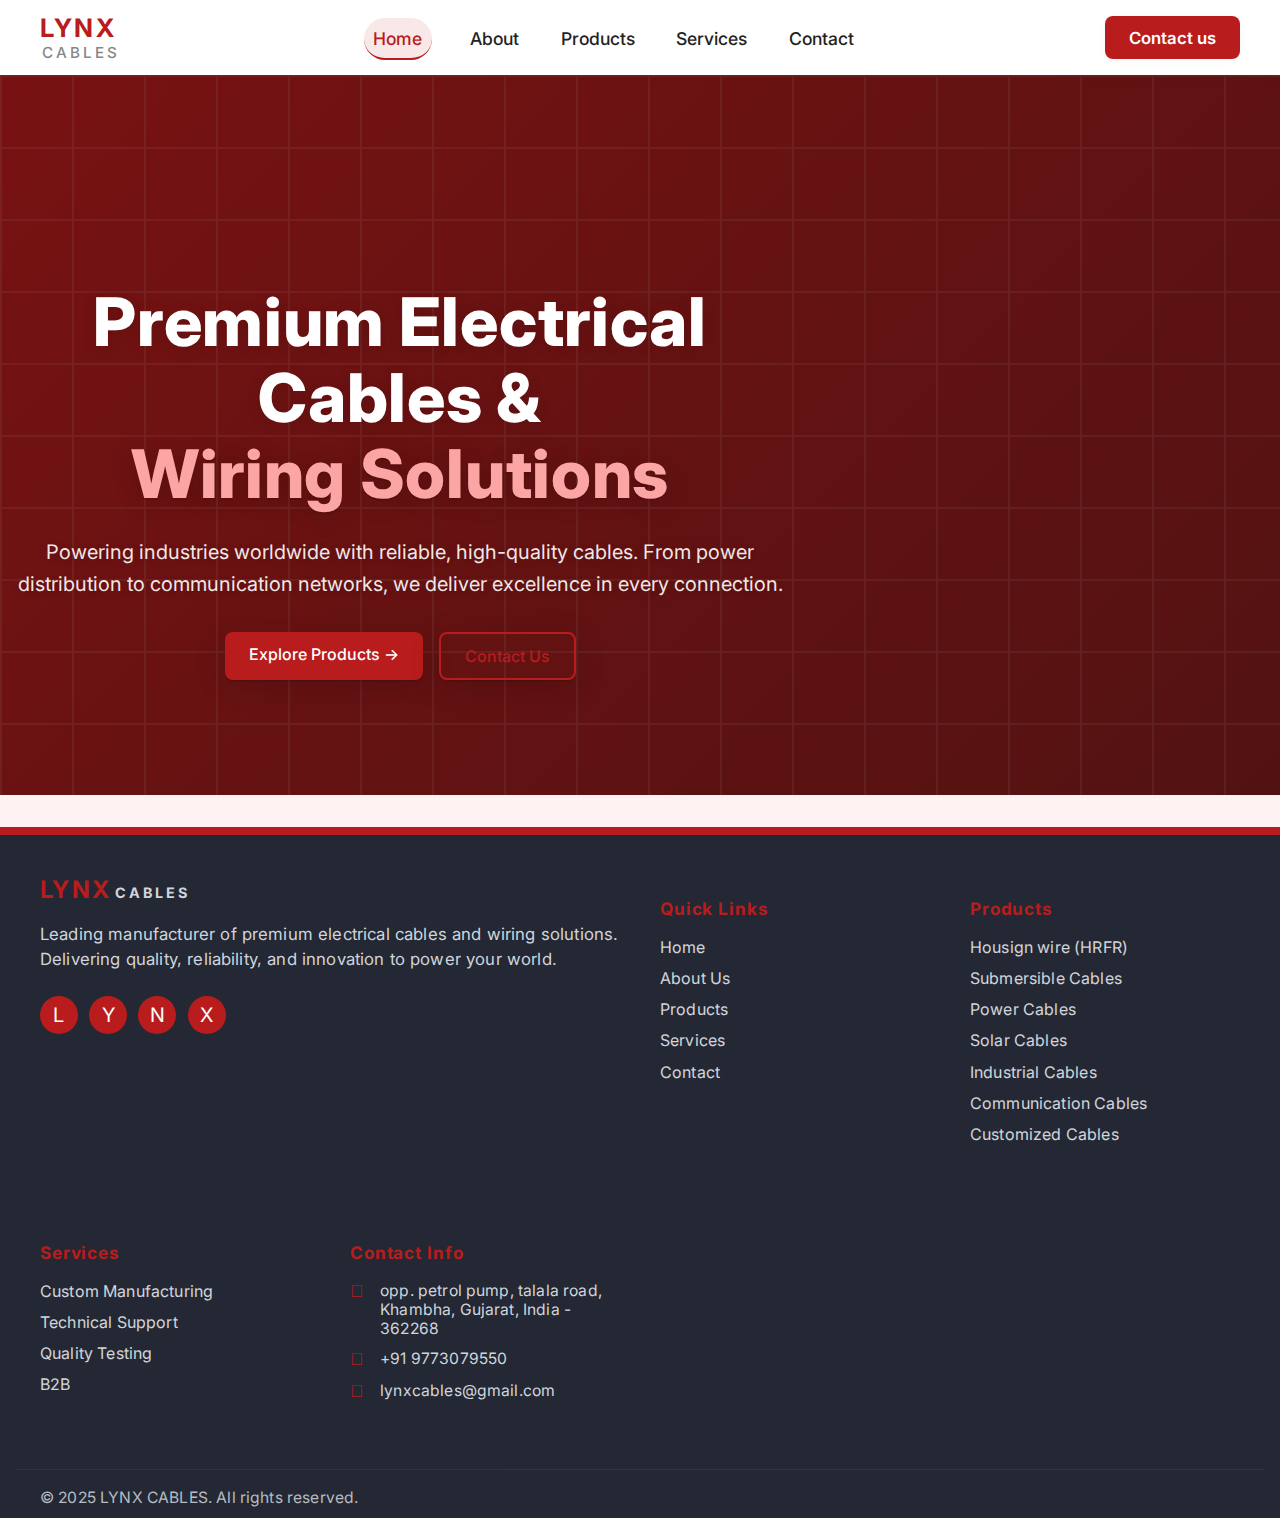
<file: index.html>
<!DOCTYPE html>
<html lang="en">
<head>
  <meta charset="UTF-8">
  <meta name="viewport" content="width=device-width, initial-scale=1.0, maximum-scale=5.0, user-scalable=yes">
  <title>LYNX CABLES - Premium Electrical Cables & Wiring Solutions</title>
  <link href="https://fonts.googleapis.com/css2?family=Inter:wght@400;500;700&display=swap" rel="stylesheet">
  <link rel="stylesheet" href="styles.css">
</head>
<body>
  <nav class="navbar">
    <div class="navbar-logo-group">
      <div class="navbar-logo-text">
        <span class="brand-name">LYNX</span>
        <span class="brand-sub">CABLES</span>
      </div>
    </div>
    <ul class="navbar-links">
      <li><a href="index.html" class="active">Home</a></li>
      <li><a href="about.html">About</a></li>
      <li><a href="products.html">Products</a></li>
      <li><a href="services.html">Services</a></li>
      <li><a href="contact.html">Contact</a></li>
    </ul>
    <a href="#" class="navbar-quote-btn">Contact us</a>
    <div class="navbar-toggle" id="navbar-toggle">
      <span></span>
      <span></span>
      <span></span>
    </div>
  </nav>

  <div class="hero">
    <div class="hero-background">
      <div class="hero-overlay"></div>
    </div>
    <div class="container">
      <div class="hero-content">
        <h1 class="hero-title">
          Premium Electrical Cables &<br />
          <span class="highlight">Wiring Solutions</span>
        </h1>
        <p class="hero-subtitle">
          Powering industries worldwide with reliable, high-quality cables. From power distribution to communication networks, we deliver excellence in every connection.
        </p>
        <div class="hero-buttons">
          <a href="products.html" class="btn btn-primary">Explore Products &rarr;</a>
          <a href="#" class="btn btn-outline">Contact Us</a>
        </div>
      </div>
    </div>
  </div>


  
  <footer class="footer">
    <div class="footer-accent"></div>
    <div class="footer-main">
      <div class="footer-col brand-col">
        <div class="footer-brand">
          <span class="footer-brand-main">LYNX<span class="footer-brand-sub">CABLES</span></span>
        </div>
        <p class="footer-desc">Leading manufacturer of premium electrical cables and wiring solutions. Delivering quality, reliability, and innovation to power your world.</p>
        <div class="footer-socials">
          <a href="#" class="footer-social"><span class="fa">L</span></a>
          <a href="#" class="footer-social"><span class="fa">Y</span></a>
          <a href="#" class="footer-social"><span class="fa">N</span></a>
          <a href="#" class="footer-social"><span class="fa">X</span></a>
        </div>
      </div>
      <div class="footer-col">
        <h4>Quick Links</h4>
        <ul>
          <li><a href="index.html">Home</a></li>
          <li><a href="about.html">About Us</a></li>
          <li><a href="products.html">Products</a></li>
          <li><a href="services.html">Services</a></li>
          <li><a href="contact.html">Contact</a></li>
        </ul>
      </div>
      <div class="footer-col">
        <h4>Products</h4>
        <ul>
          <li><a href="#">Housign wire (HRFR)</a></li>
         
          <li><a href="products.html">Submersible Cables</a></li>
          <li><a href="products.html">Power Cables</a></li>
          <li><a href="products.html">Solar Cables</a></li>
          <li><a href="products.html">Industrial Cables</a></li>
          <li><a href="products.html">Communication Cables</a></li>
          <li><a href="products.html">Customized Cables</a></li>
         
      </div>
      <div class="footer-col">
        <h4>Services</h4>
        <ul>
          <li><a href="#">Custom Manufacturing</a></li>
          <li><a href="#">Technical Support</a></li>
          <li><a href="#">Quality Testing</a></li>
          <li><a href="#">B2B</a></li>
        </ul>
      </div>
      <div class="footer-col contact-col">
        <h4>Contact Info</h4>
        <ul class="footer-contact">
          <li><span class="fa">&#xf041;</span> opp. petrol pump, talala road, Khambha, Gujarat, India - 362268</li>
          <li><span class="fa">&#xf095;</span> +91 9773079550</li>
          <li><span class="fa">&#xf0e0;</span> lynxcables@gmail.com</li>
        </ul>
      </div>
    </div>
    <div class="footer-bottom">
      <span>&copy; 2025 LYNX CABLES. All rights reserved.</span>
    </div>
  </footer>

  <script>
    // Hamburger menu toggle
    const toggle = document.getElementById('navbar-toggle');
    const links = document.querySelector('.navbar-links');
    toggle.onclick = () => {
      links.classList.toggle('active');
      toggle.classList.toggle('active');
    };
  </script>
</body>
</html>
</file>
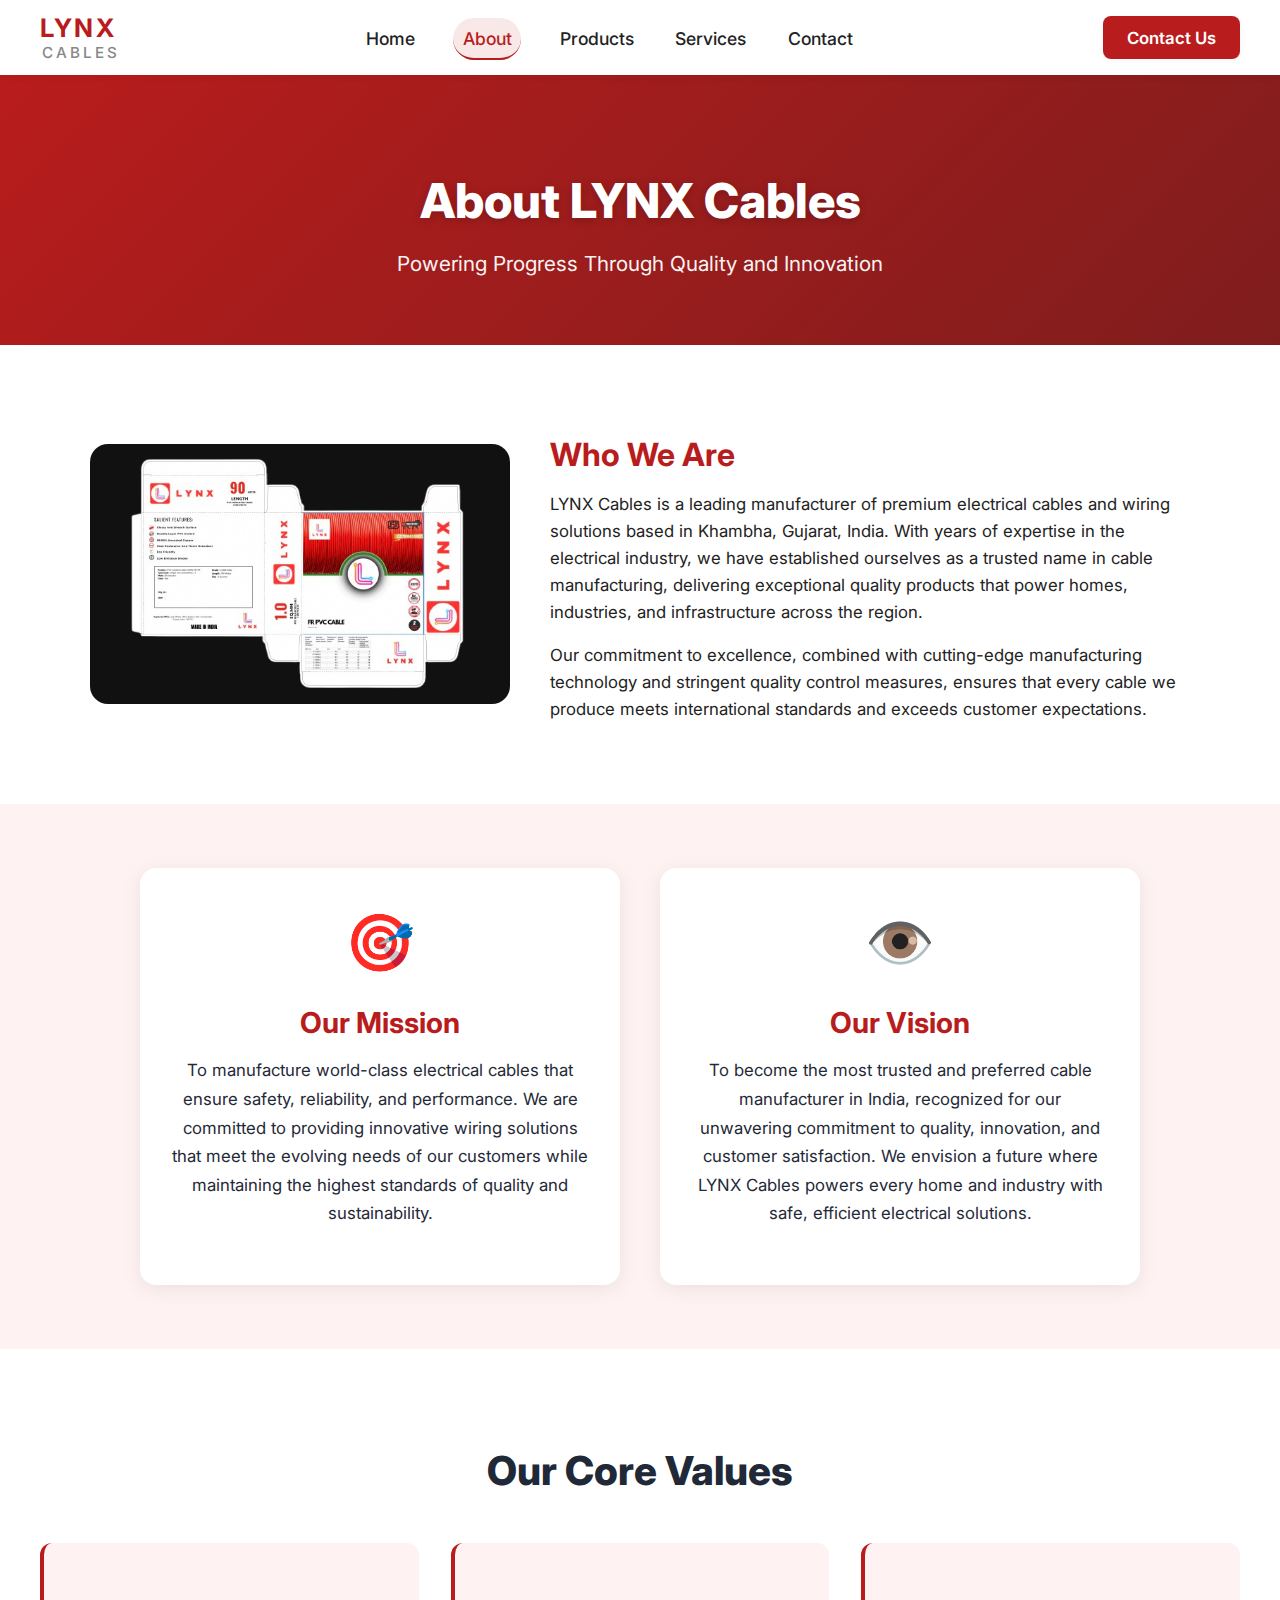
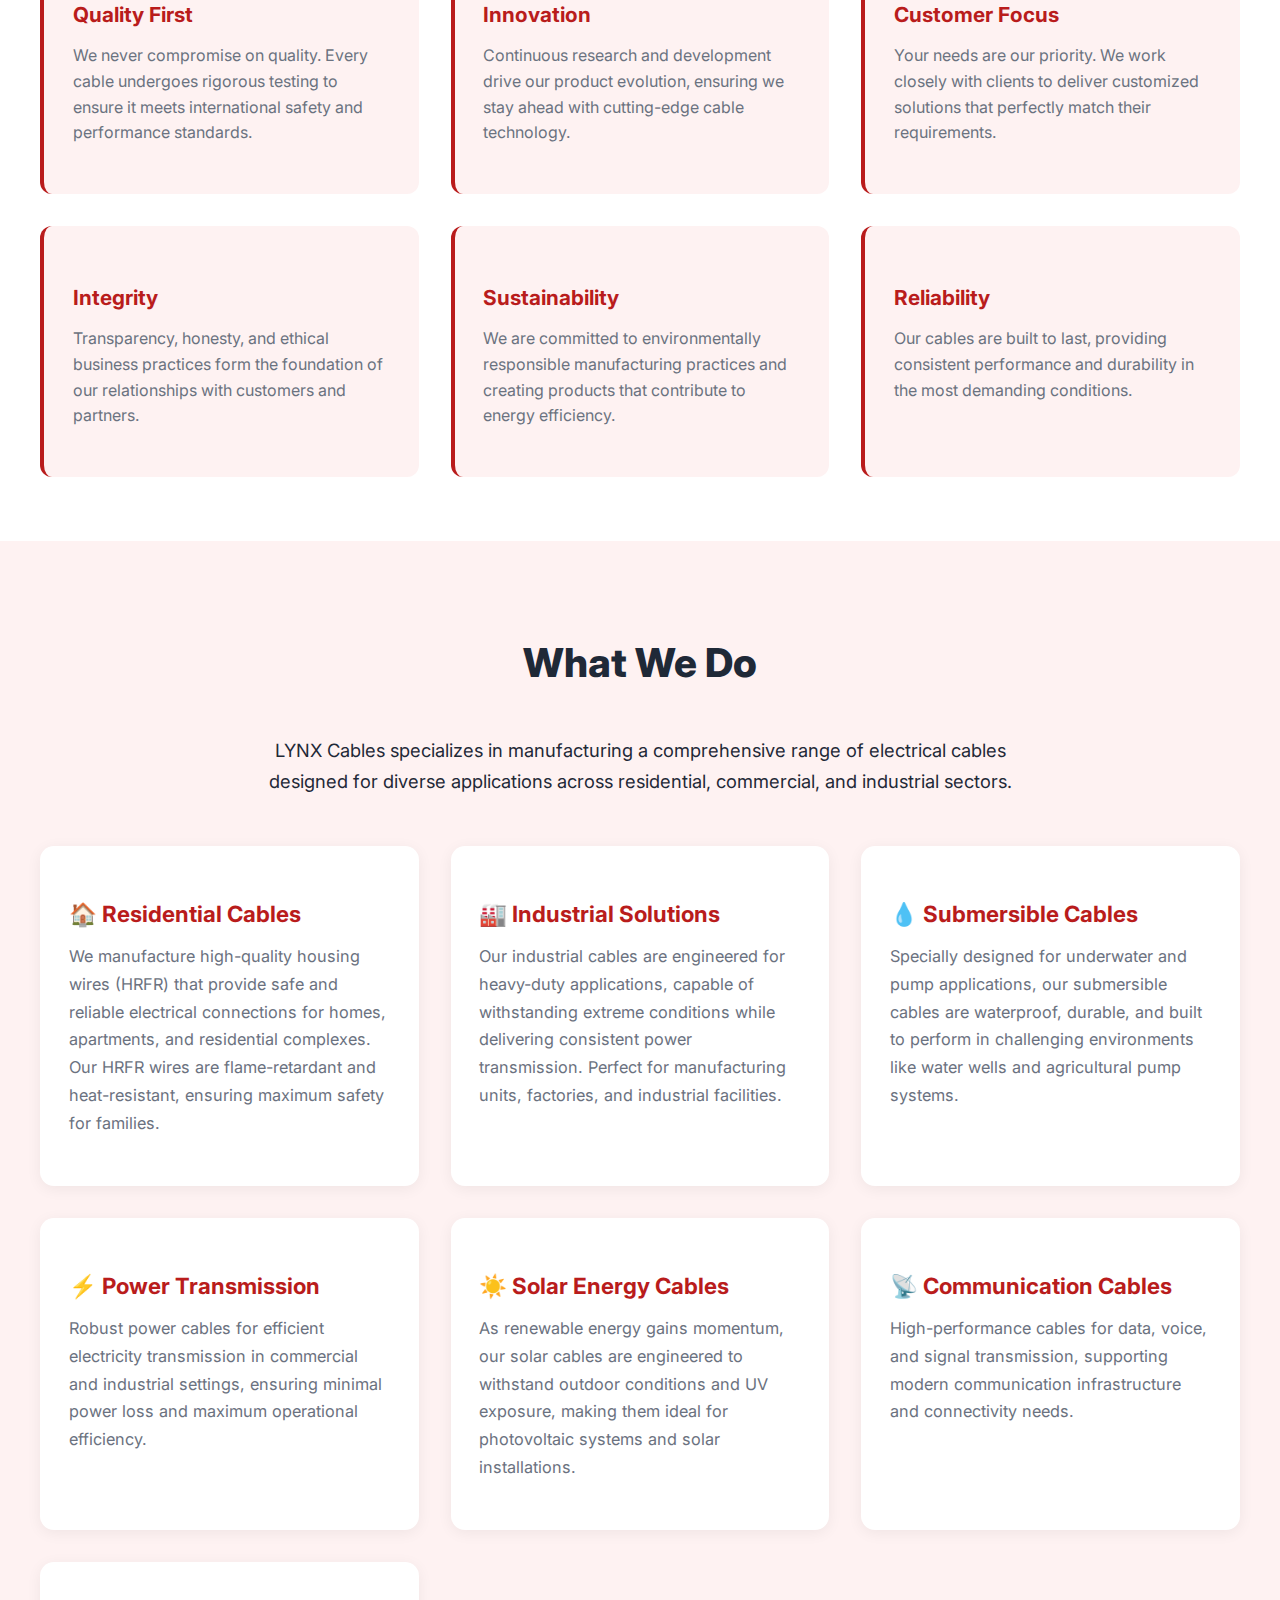
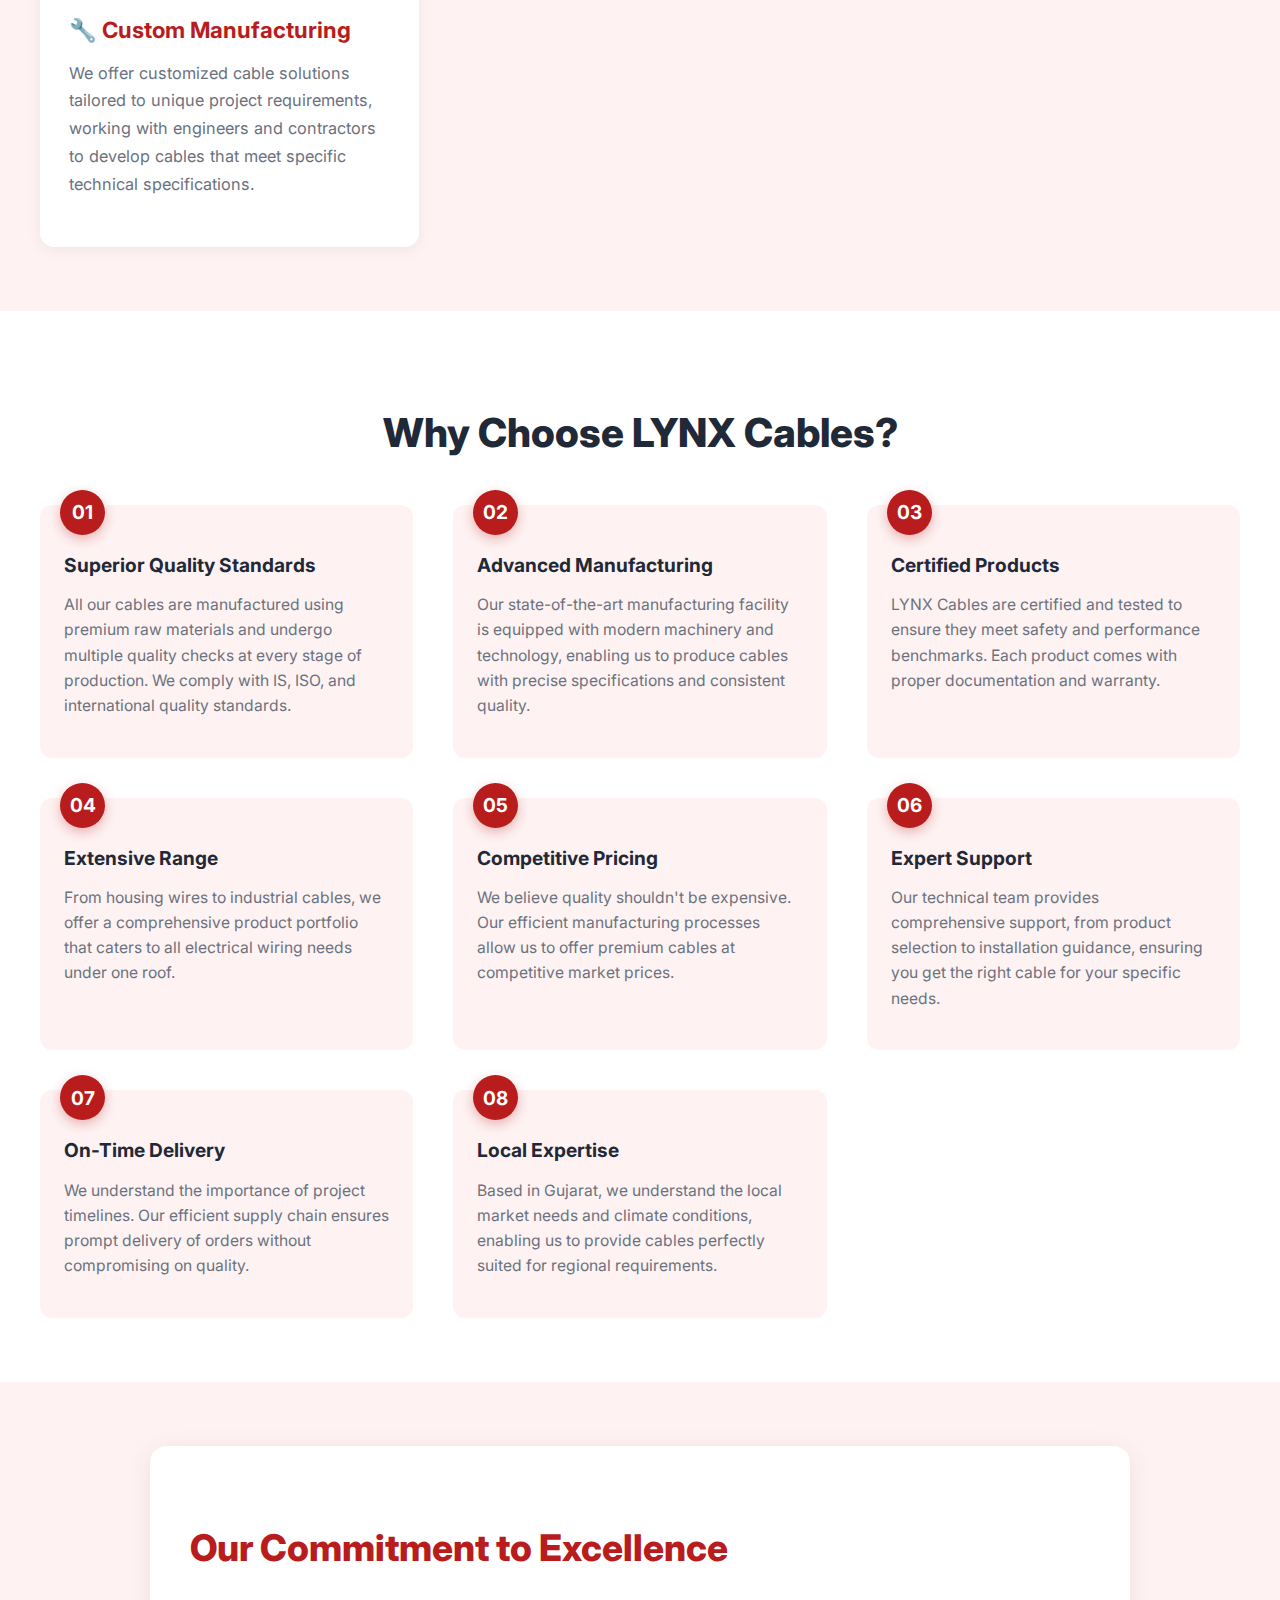
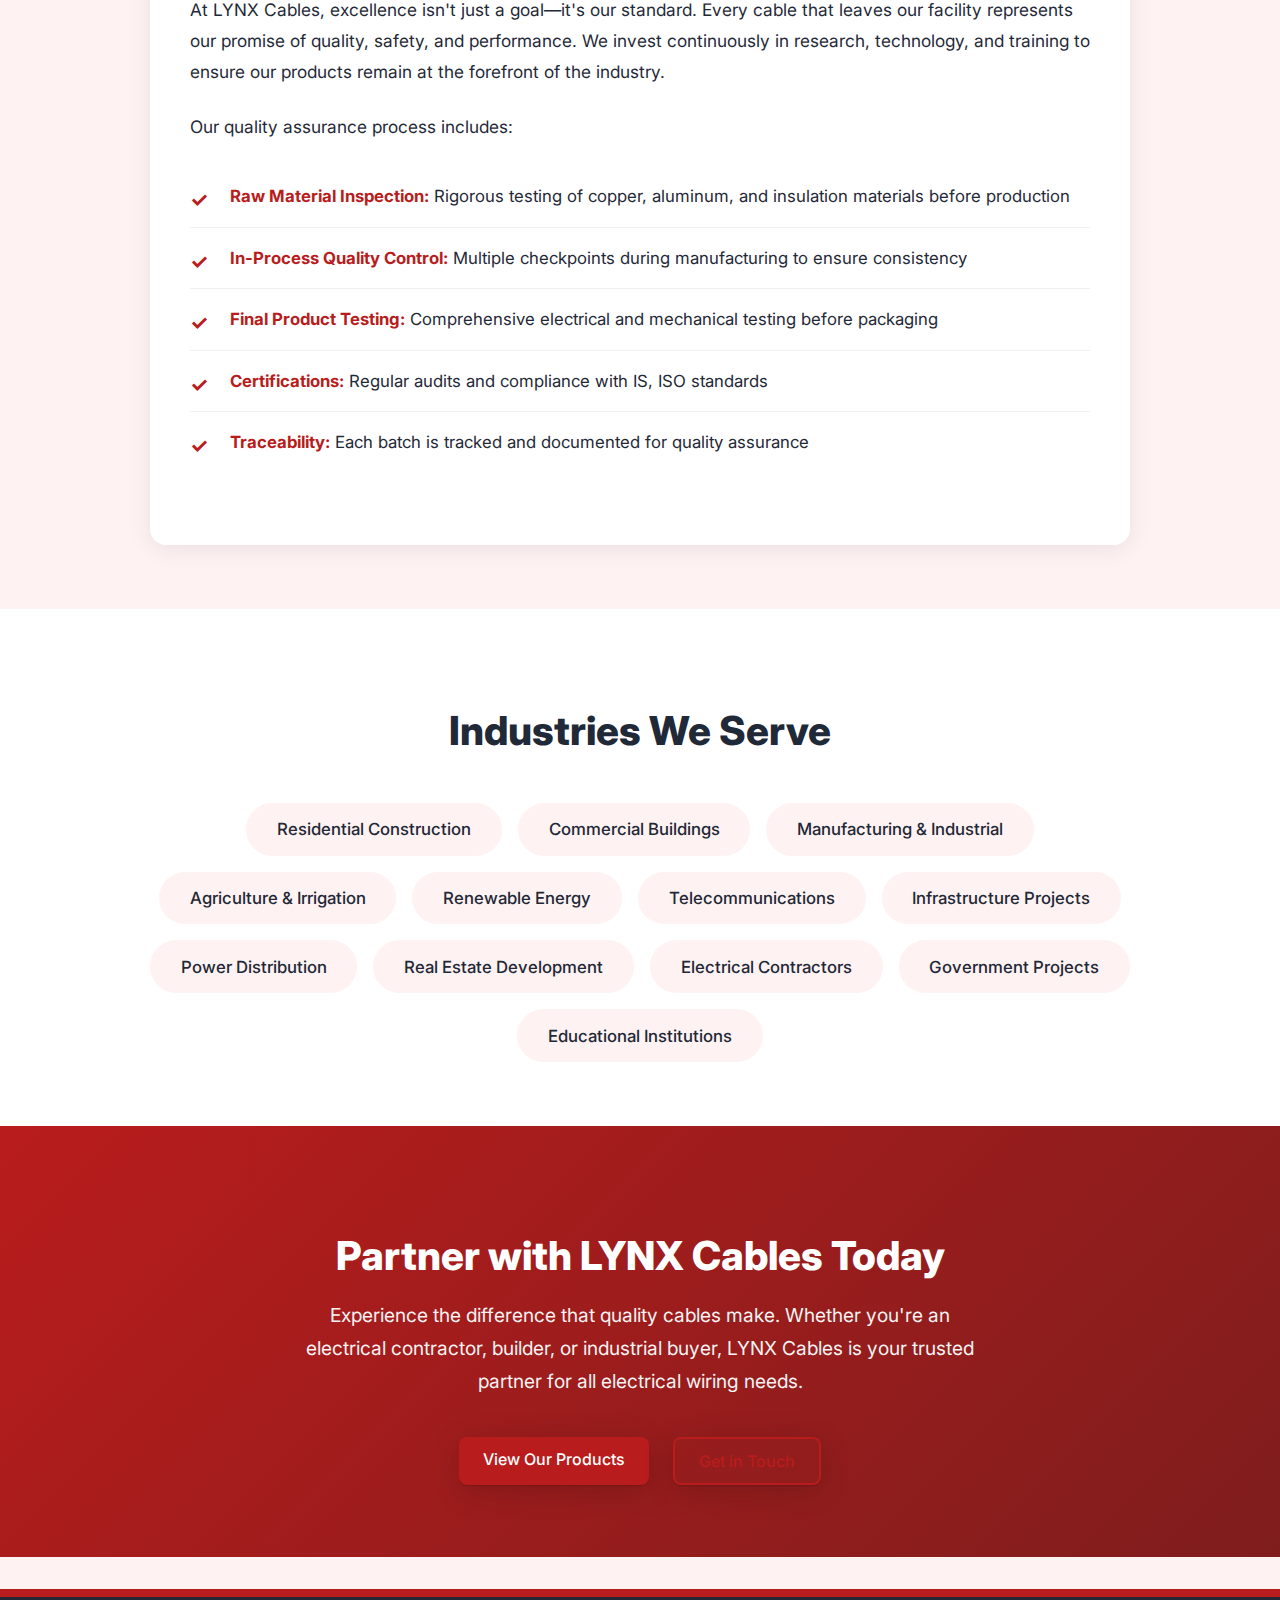
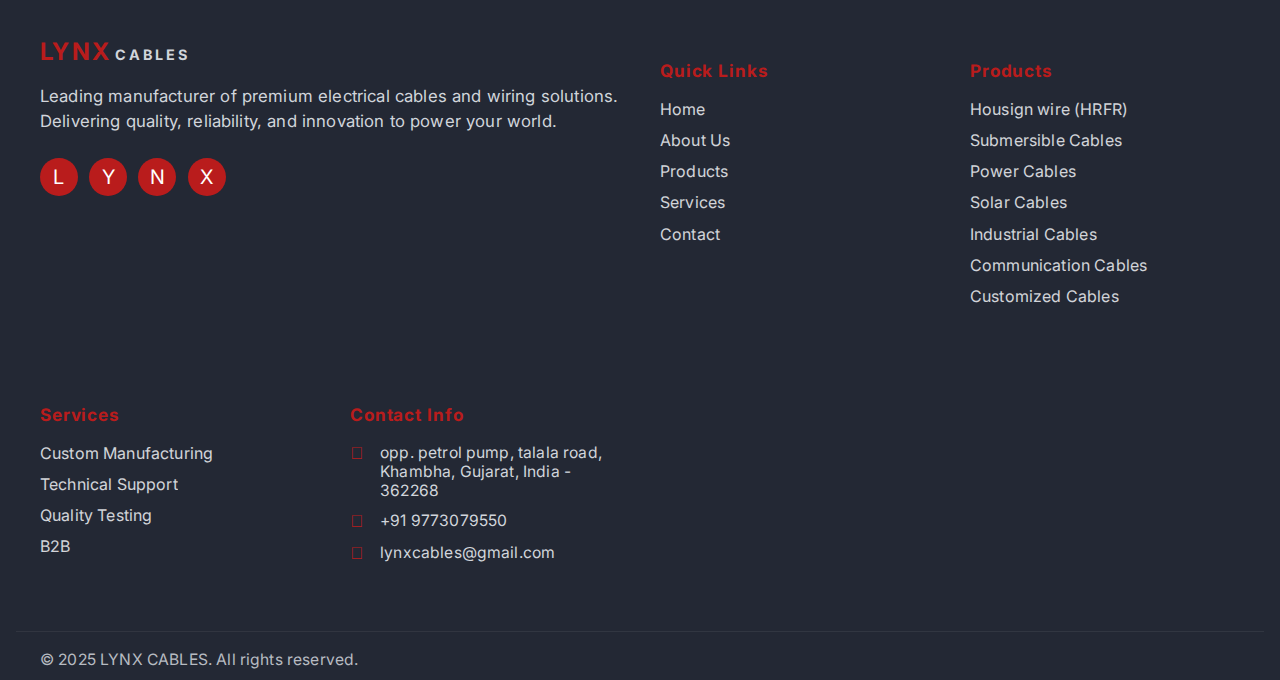
<file: about.html>
<!DOCTYPE html>
<html lang="en">
<head>
  <meta charset="UTF-8">
  <meta name="viewport" content="width=device-width, initial-scale=1.0, maximum-scale=5.0, user-scalable=yes">
  <title>About | LYNX</title>
  <link href="https://fonts.googleapis.com/css2?family=Inter:wght@400;500;700&display=swap" rel="stylesheet">
  <link rel="stylesheet" href="styles.css">
</head>
<body>
  <nav class="navbar">
    <div class="navbar-logo-group">
      <div class="navbar-logo-text">
        <span class="brand-name">LYNX</span>
        <span class="brand-sub">CABLES</span>
      </div>
    </div>
    <ul class="navbar-links">
      <li><a href="index.html">Home</a></li>
      <li><a href="about.html" class="active">About</a></li>
      <li><a href="products.html">Products</a></li>
      <li><a href="services.html">Services</a></li>
      <li><a href="contact.html">Contact</a></li>
    </ul>
    <a href="contact.html" class="navbar-quote-btn">Contact Us</a>
    <div class="navbar-toggle" id="navbar-toggle">
      <span></span>
      <span></span>
      <span></span>
    </div>
  </nav>

  <!-- Hero Section for About -->
  <section class="about-hero">
    <div class="container">
      <h1 class="about-hero-title">About LYNX Cables</h1>
      <p class="about-hero-subtitle">Powering Progress Through Quality and Innovation</p>
    </div>
  </section>

  <!-- Main About Section -->
  <section id="about" class="about">
    <div class="container">
      <div class="about-image black-placeholder">
        <img src="Photos/lynxbox-rm.png" alt="About LYNX Cables">
      </div>
      <div class="about-text">
        <h2>Who We Are</h2>
        <p>LYNX Cables is a leading manufacturer of premium electrical cables and wiring solutions based in Khambha, Gujarat, India. With years of expertise in the electrical industry, we have established ourselves as a trusted name in cable manufacturing, delivering exceptional quality products that power homes, industries, and infrastructure across the region.</p>
        <p>Our commitment to excellence, combined with cutting-edge manufacturing technology and stringent quality control measures, ensures that every cable we produce meets international standards and exceeds customer expectations.</p>
      </div>
    </div>
  </section>

  <!-- Our Mission & Vision -->
  <section class="mission-vision">
    <div class="container">
      <div class="mission-vision-grid">
        <div class="mission-card">
          <div class="mission-icon">🎯</div>
          <h3>Our Mission</h3>
          <p>To manufacture world-class electrical cables that ensure safety, reliability, and performance. We are committed to providing innovative wiring solutions that meet the evolving needs of our customers while maintaining the highest standards of quality and sustainability.</p>
        </div>
        <div class="mission-card">
          <div class="mission-icon">👁️</div>
          <h3>Our Vision</h3>
          <p>To become the most trusted and preferred cable manufacturer in India, recognized for our unwavering commitment to quality, innovation, and customer satisfaction. We envision a future where LYNX Cables powers every home and industry with safe, efficient electrical solutions.</p>
        </div>
      </div>
    </div>
  </section>

  <!-- Our Values -->
  <section class="values-section">
    <div class="container">
      <h2 class="section-title-center">Our Core Values</h2>
      <div class="values-grid">
        <div class="value-card">
          <h4>Quality First</h4>
          <p>We never compromise on quality. Every cable undergoes rigorous testing to ensure it meets international safety and performance standards.</p>
        </div>
        <div class="value-card">
          <h4>Innovation</h4>
          <p>Continuous research and development drive our product evolution, ensuring we stay ahead with cutting-edge cable technology.</p>
        </div>
        <div class="value-card">
          <h4>Customer Focus</h4>
          <p>Your needs are our priority. We work closely with clients to deliver customized solutions that perfectly match their requirements.</p>
        </div>
        <div class="value-card">
          <h4>Integrity</h4>
          <p>Transparency, honesty, and ethical business practices form the foundation of our relationships with customers and partners.</p>
        </div>
        <div class="value-card">
          <h4>Sustainability</h4>
          <p>We are committed to environmentally responsible manufacturing practices and creating products that contribute to energy efficiency.</p>
        </div>
        <div class="value-card">
          <h4>Reliability</h4>
          <p>Our cables are built to last, providing consistent performance and durability in the most demanding conditions.</p>
        </div>
      </div>
    </div>
  </section>

  <!-- What We Do -->
  <section class="what-we-do">
    <div class="container">
      <h2 class="section-title-center">What We Do</h2>
      <p class="section-intro">LYNX Cables specializes in manufacturing a comprehensive range of electrical cables designed for diverse applications across residential, commercial, and industrial sectors.</p>
      
      <div class="offerings-grid">
        <div class="offering-item">
          <h3>🏠 Residential Cables</h3>
          <p>We manufacture high-quality housing wires (HRFR) that provide safe and reliable electrical connections for homes, apartments, and residential complexes. Our HRFR wires are flame-retardant and heat-resistant, ensuring maximum safety for families.</p>
        </div>
        <div class="offering-item">
          <h3>🏭 Industrial Solutions</h3>
          <p>Our industrial cables are engineered for heavy-duty applications, capable of withstanding extreme conditions while delivering consistent power transmission. Perfect for manufacturing units, factories, and industrial facilities.</p>
        </div>
        <div class="offering-item">
          <h3>💧 Submersible Cables</h3>
          <p>Specially designed for underwater and pump applications, our submersible cables are waterproof, durable, and built to perform in challenging environments like water wells and agricultural pump systems.</p>
        </div>
        <div class="offering-item">
          <h3>⚡ Power Transmission</h3>
          <p>Robust power cables for efficient electricity transmission in commercial and industrial settings, ensuring minimal power loss and maximum operational efficiency.</p>
        </div>
        <div class="offering-item">
          <h3>☀️ Solar Energy Cables</h3>
          <p>As renewable energy gains momentum, our solar cables are engineered to withstand outdoor conditions and UV exposure, making them ideal for photovoltaic systems and solar installations.</p>
        </div>
        <div class="offering-item">
          <h3>📡 Communication Cables</h3>
          <p>High-performance cables for data, voice, and signal transmission, supporting modern communication infrastructure and connectivity needs.</p>
        </div>
        <div class="offering-item">
          <h3>🔧 Custom Manufacturing</h3>
          <p>We offer customized cable solutions tailored to unique project requirements, working with engineers and contractors to develop cables that meet specific technical specifications.</p>
        </div>
      </div>
    </div>
  </section>

  <!-- Why Choose Us -->
  <section class="why-choose-us">
    <div class="container">
      <h2 class="section-title-center">Why Choose LYNX Cables?</h2>
      <div class="why-choose-grid">
        <div class="why-item">
          <div class="why-number">01</div>
          <h4>Superior Quality Standards</h4>
          <p>All our cables are manufactured using premium raw materials and undergo multiple quality checks at every stage of production. We comply with IS, ISO, and international quality standards.</p>
        </div>
        <div class="why-item">
          <div class="why-number">02</div>
          <h4>Advanced Manufacturing</h4>
          <p>Our state-of-the-art manufacturing facility is equipped with modern machinery and technology, enabling us to produce cables with precise specifications and consistent quality.</p>
        </div>
        <div class="why-item">
          <div class="why-number">03</div>
          <h4>Certified Products</h4>
          <p>LYNX Cables are certified and tested to ensure they meet safety and performance benchmarks. Each product comes with proper documentation and warranty.</p>
        </div>
        <div class="why-item">
          <div class="why-number">04</div>
          <h4>Extensive Range</h4>
          <p>From housing wires to industrial cables, we offer a comprehensive product portfolio that caters to all electrical wiring needs under one roof.</p>
        </div>
        <div class="why-item">
          <div class="why-number">05</div>
          <h4>Competitive Pricing</h4>
          <p>We believe quality shouldn't be expensive. Our efficient manufacturing processes allow us to offer premium cables at competitive market prices.</p>
        </div>
        <div class="why-item">
          <div class="why-number">06</div>
          <h4>Expert Support</h4>
          <p>Our technical team provides comprehensive support, from product selection to installation guidance, ensuring you get the right cable for your specific needs.</p>
        </div>
        <div class="why-item">
          <div class="why-number">07</div>
          <h4>On-Time Delivery</h4>
          <p>We understand the importance of project timelines. Our efficient supply chain ensures prompt delivery of orders without compromising on quality.</p>
        </div>
        <div class="why-item">
          <div class="why-number">08</div>
          <h4>Local Expertise</h4>
          <p>Based in Gujarat, we understand the local market needs and climate conditions, enabling us to provide cables perfectly suited for regional requirements.</p>
        </div>
      </div>
    </div>
  </section>

  <!-- Our Commitment -->
  <section class="commitment-section">
    <div class="container">
      <div class="commitment-content">
        <h2>Our Commitment to Excellence</h2>
        <p>At LYNX Cables, excellence isn't just a goal—it's our standard. Every cable that leaves our facility represents our promise of quality, safety, and performance. We invest continuously in research, technology, and training to ensure our products remain at the forefront of the industry.</p>
        <p>Our quality assurance process includes:</p>
        <ul class="commitment-list">
          <li><strong>Raw Material Inspection:</strong> Rigorous testing of copper, aluminum, and insulation materials before production</li>
          <li><strong>In-Process Quality Control:</strong> Multiple checkpoints during manufacturing to ensure consistency</li>
          <li><strong>Final Product Testing:</strong> Comprehensive electrical and mechanical testing before packaging</li>
          <li><strong>Certifications:</strong> Regular audits and compliance with IS, ISO standards</li>
          <li><strong>Traceability:</strong> Each batch is tracked and documented for quality assurance</li>
        </ul>
      </div>
    </div>
  </section>

  <!-- Serving Industries -->
  <section class="industries-section">
    <div class="container">
      <h2 class="section-title-center">Industries We Serve</h2>
      <div class="industries-grid">
        <div class="industry-tag">Residential Construction</div>
        <div class="industry-tag">Commercial Buildings</div>
        <div class="industry-tag">Manufacturing & Industrial</div>
        <div class="industry-tag">Agriculture & Irrigation</div>
        <div class="industry-tag">Renewable Energy</div>
        <div class="industry-tag">Telecommunications</div>
        <div class="industry-tag">Infrastructure Projects</div>
        <div class="industry-tag">Power Distribution</div>
        <div class="industry-tag">Real Estate Development</div>
        <div class="industry-tag">Electrical Contractors</div>
        <div class="industry-tag">Government Projects</div>
        <div class="industry-tag">Educational Institutions</div>
      </div>
    </div>
  </section>

  <!-- CTA Section -->
  <section class="about-cta">
    <div class="container">
      <h2>Partner with LYNX Cables Today</h2>
      <p>Experience the difference that quality cables make. Whether you're an electrical contractor, builder, or industrial buyer, LYNX Cables is your trusted partner for all electrical wiring needs.</p>
      <div class="cta-buttons">
        <a href="products.html" class="btn btn-primary">View Our Products</a>
        <a href="contact.html" class="btn btn-outline">Get in Touch</a>
      </div>
    </div>
  </section>

  <footer class="footer">
    <div class="footer-accent"></div>
    <div class="footer-main">
      <div class="footer-col brand-col">
        <div class="footer-brand">
          <span class="footer-brand-main">LYNX<span class="footer-brand-sub">CABLES</span></span>
        </div>
        <p class="footer-desc">Leading manufacturer of premium electrical cables and wiring solutions. Delivering quality, reliability, and innovation to power your world.</p>
        <div class="footer-socials">
          <a href="#" class="footer-social"><span class="fa">L</span></a>
          <a href="#" class="footer-social"><span class="fa">Y</span></a>
          <a href="#" class="footer-social"><span class="fa">N</span></a>
          <a href="#" class="footer-social"><span class="fa">X</span></a>
        </div>
      </div>
      <div class="footer-col">
        <h4>Quick Links</h4>
        <ul>
          <li><a href="index.html">Home</a></li>
          <li><a href="about.html">About Us</a></li>
          <li><a href="products.html">Products</a></li>
          <li><a href="services.html">Services</a></li>
          <li><a href="contact.html">Contact</a></li>
        </ul>
      </div>
      <div class="footer-col">
        <h4>Products</h4>
        <ul>
          <li><a href="#">Housign wire (HRFR)</a></li>
         
          <li><a href="products.html">Submersible Cables</a></li>
          <li><a href="products.html">Power Cables</a></li>
          <li><a href="products.html">Solar Cables</a></li>
          <li><a href="products.html">Industrial Cables</a></li>
          <li><a href="products.html">Communication Cables</a></li>
          <li><a href="products.html">Customized Cables</a></li>
         
      </div>
      <div class="footer-col">
        <h4>Services</h4>
        <ul>
          <li><a href="#">Custom Manufacturing</a></li>
          <li><a href="#">Technical Support</a></li>
          <li><a href="#">Quality Testing</a></li>
          <li><a href="#">B2B</a></li>
        </ul>
      </div>
      <div class="footer-col contact-col">
        <h4>Contact Info</h4>
        <ul class="footer-contact">
          <li><span class="fa">&#xf041;</span> opp. petrol pump, talala road, Khambha, Gujarat, India - 362268</li>
          <li><span class="fa">&#xf095;</span> +91 9773079550</li>
          <li><span class="fa">&#xf0e0;</span> lynxcables@gmail.com</li>
        </ul>
      </div>
    </div>
    <div class="footer-bottom">
      <span>&copy; 2025 LYNX CABLES. All rights reserved.</span>
    </div>
  </footer>


  <script>
    // Hamburger menu toggle
    const toggle = document.getElementById('navbar-toggle');
    const links = document.querySelector('.navbar-links');
    toggle.onclick = () => {
      links.classList.toggle('active');
      toggle.classList.toggle('active');
    };
  </script>
</body>
</html>
</file>
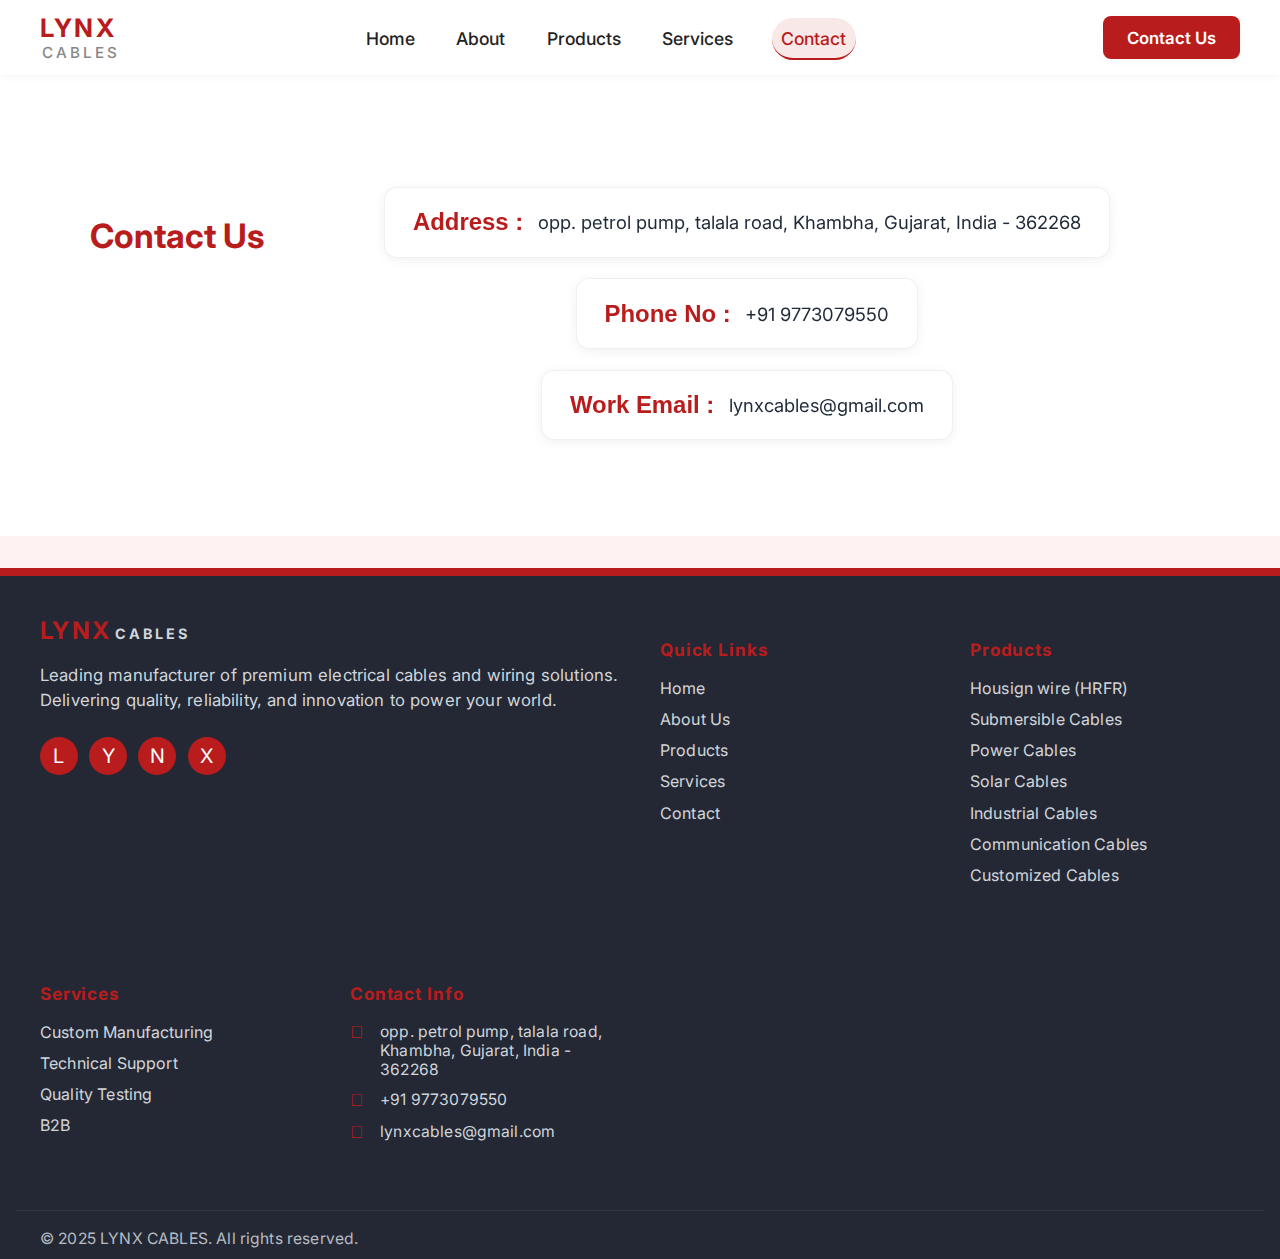
<file: contact.html>
<!DOCTYPE html>
<html lang="en">
<head>
  <meta charset="UTF-8">
  <meta name="viewport" content="width=device-width, initial-scale=1.0, maximum-scale=5.0, user-scalable=yes">
  <title>Contact | LYNX</title>
  <link href="https://fonts.googleapis.com/css2?family=Inter:wght@400;500;700&display=swap" rel="stylesheet">
  <link rel="stylesheet" href="styles.css">
</head>
<body>
  <nav class="navbar">
    <div class="navbar-logo-group">
      <div class="navbar-logo-text">
        <span class="brand-name">LYNX</span>
        <span class="brand-sub">CABLES</span>
      </div>
    </div>
    <ul class="navbar-links">
      <li><a href="index.html">Home</a></li>
      <li><a href="about.html">About</a></li>
      <li><a href="products.html">Products</a></li>
      <li><a href="services.html">Services</a></li>
      <li><a href="contact.html" class="active">Contact</a></li>
    </ul>
    <a href="contact.html" class="navbar-quote-btn">Contact Us</a>
    <div class="navbar-toggle" id="navbar-toggle">
      <span></span>
      <span></span>
      <span></span>
    </div>
  </nav>

  
    
      
      
      
      </div>
    </div>
  </div>

  <section id="contact" class="contact">
    <div class="container contact-info-page">
      <h2>Contact Us</h2>
      <ul class="contact-info-list">
        <li><span class="fa">Address : </span> opp. petrol pump, talala road, Khambha, Gujarat, India - 362268</li>
        <li><span class="fa">Phone No :</span> +91 9773079550</li>
        <li><span class="fa">Work Email :</span> lynxcables@gmail.com</li>
      </ul>
    </div>
  </section>


  <footer class="footer">
    <div class="footer-accent"></div>
    <div class="footer-main">
      <div class="footer-col brand-col">
        <div class="footer-brand">
          <span class="footer-brand-main">LYNX<span class="footer-brand-sub">CABLES</span></span>
        </div>
        <p class="footer-desc">Leading manufacturer of premium electrical cables and wiring solutions. Delivering quality, reliability, and innovation to power your world.</p>
        <div class="footer-socials">
          <a href="#" class="footer-social"><span class="fa">L</span></a>
          <a href="#" class="footer-social"><span class="fa">Y</span></a>
          <a href="#" class="footer-social"><span class="fa">N</span></a>
          <a href="#" class="footer-social"><span class="fa">X</span></a>
        </div>
      </div>
      <div class="footer-col">
        <h4>Quick Links</h4>
        <ul>
          <li><a href="index.html">Home</a></li>
          <li><a href="about.html">About Us</a></li>
          <li><a href="products.html">Products</a></li>
          <li><a href="services.html">Services</a></li>
          <li><a href="contact.html">Contact</a></li>
        </ul>
      </div>
      <div class="footer-col">
        <h4>Products</h4>
        <ul>
          <li><a href="#">Housign wire (HRFR)</a></li>
         
          <li><a href="products.html">Submersible Cables</a></li>
          <li><a href="products.html">Power Cables</a></li>
          <li><a href="products.html">Solar Cables</a></li>
          <li><a href="products.html">Industrial Cables</a></li>
          <li><a href="products.html">Communication Cables</a></li>
          <li><a href="products.html">Customized Cables</a></li>
         
      </div>
      <div class="footer-col">
        <h4>Services</h4>
        <ul>
          <li><a href="#">Custom Manufacturing</a></li>
          <li><a href="#">Technical Support</a></li>
          <li><a href="#">Quality Testing</a></li>
          <li><a href="#">B2B</a></li>
        </ul>
      </div>
      <div class="footer-col contact-col">
        <h4>Contact Info</h4>
        <ul class="footer-contact">
          <li><span class="fa">&#xf041;</span> opp. petrol pump, talala road, Khambha, Gujarat, India - 362268</li>
          <li><span class="fa">&#xf095;</span> +91 9773079550</li>
          <li><span class="fa">&#xf0e0;</span> lynxcables@gmail.com</li>
        </ul>
      </div>
    </div>
    <div class="footer-bottom">
      <span>&copy; 2025 LYNX CABLES. All rights reserved.</span>
    </div>
  </footer>


  <script>
    // Hamburger menu toggle
    const toggle = document.getElementById('navbar-toggle');
    const links = document.querySelector('.navbar-links');
    toggle.onclick = () => {
      links.classList.toggle('active');
      toggle.classList.toggle('active');
    };
  </script>
</body>
</html>
</file>
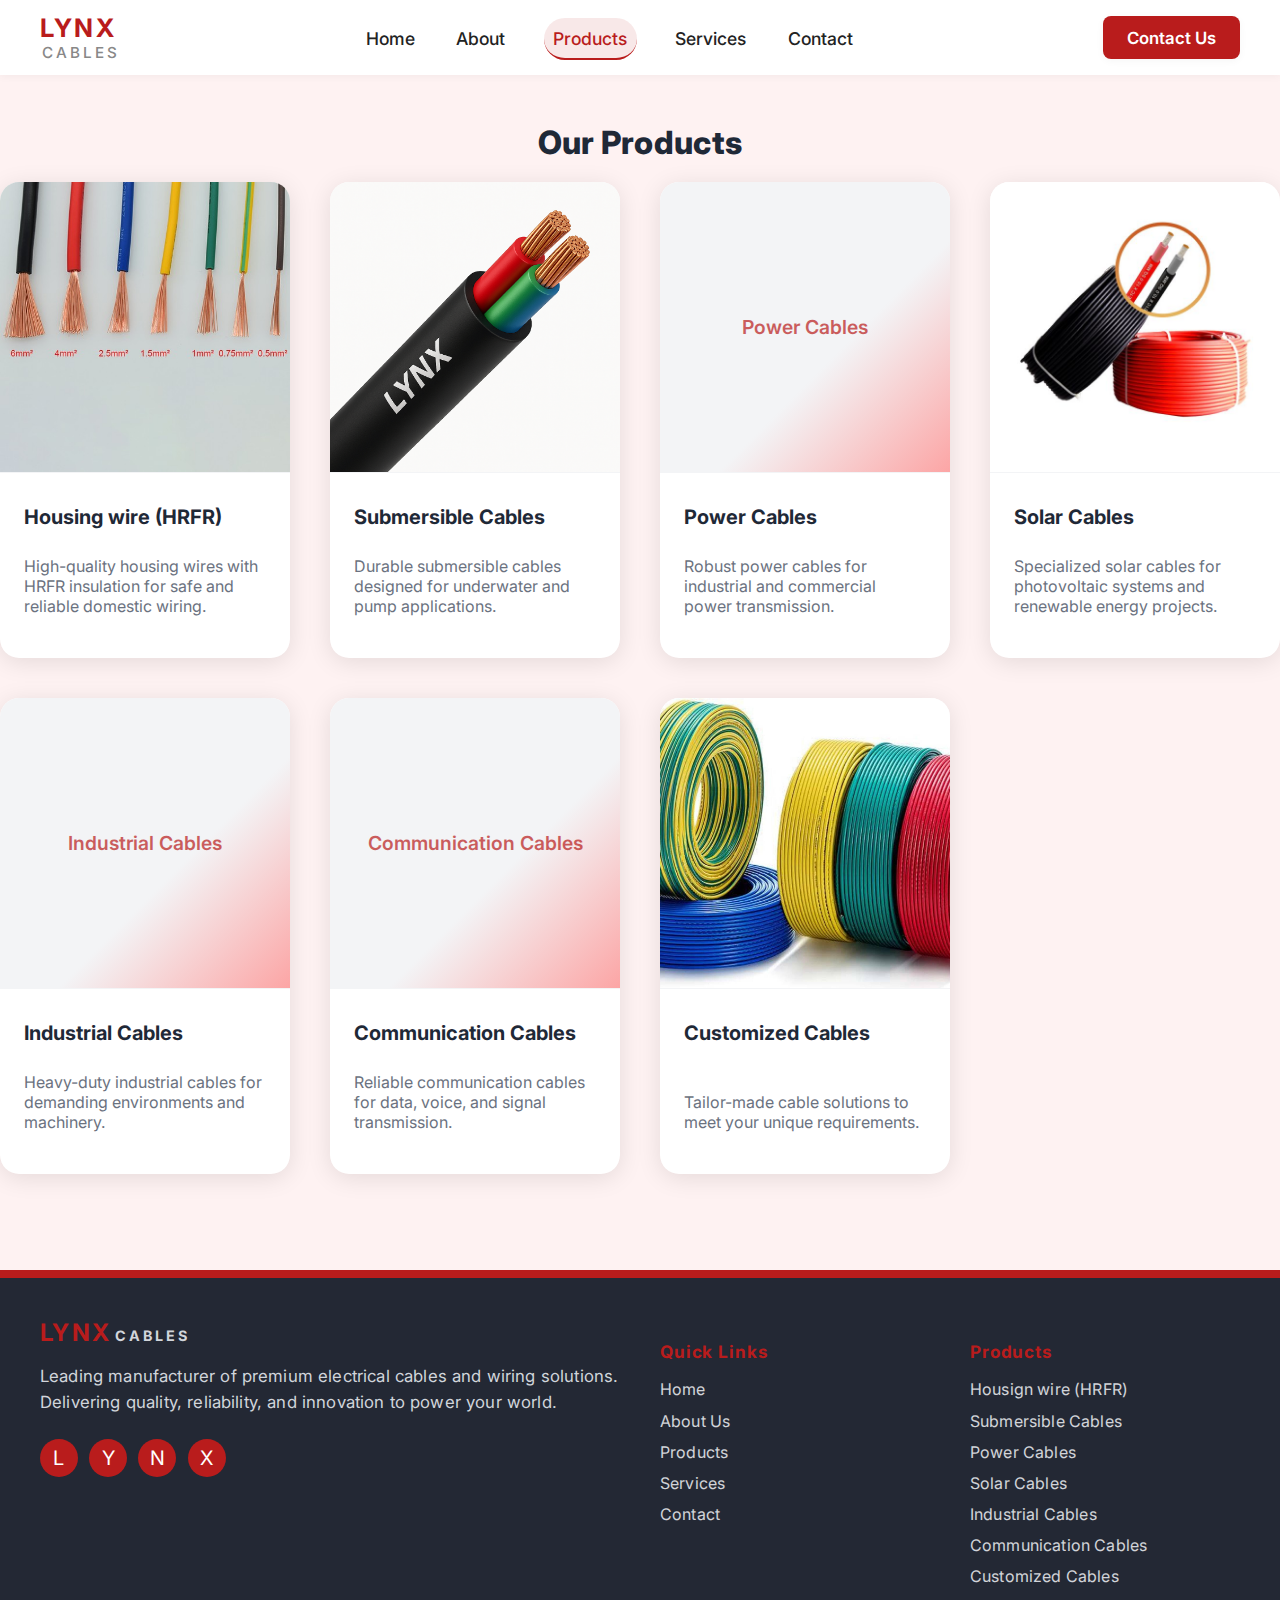
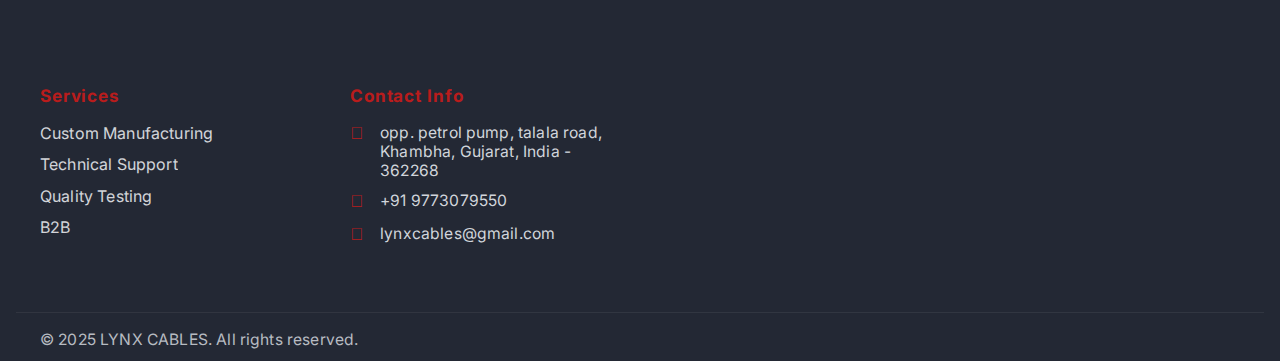
<file: products.html>
<!DOCTYPE html>
<html lang="en">
<head>
  <meta charset="UTF-8">
  <meta name="viewport" content="width=device-width, initial-scale=1.0, maximum-scale=5.0, user-scalable=yes">
  <title>Products | LYNX CABLES</title>
  <link href="https://fonts.googleapis.com/css2?family=Inter:wght@400;500;700&display=swap" rel="stylesheet">
  <link rel="stylesheet" href="styles.css">
</head>
<body>
  <nav class="navbar">
    <div class="navbar-logo-group">
      <div class="navbar-logo-text">
        <span class="brand-name">LYNX</span>
        <span class="brand-sub">CABLES</span>
      </div>
    </div>
    <ul class="navbar-links">
      <li><a href="index.html">Home</a></li>
      <li><a href="about.html">About</a></li>
      <li><a href="products.html" class="active">Products</a></li>
      <li><a href="services.html">Services</a></li>
      <li><a href="contact.html">Contact</a></li>
    </ul>
    <a href="contact.html" class="navbar-quote-btn">Contact Us</a>
    <div class="navbar-toggle" id="navbar-toggle">
      <span></span>
      <span></span>
      <span></span>
    </div>
  </nav>

  <main class="products-section">
    <div class="container">
      <h2 class="section-title">Our Products</h2>
      <div class="products-grid">
        <!-- Product Card 1 -->
        <div class="product-card">
          
          <div class="product-image-box">
           <img src="Photos/MM.JPG" alt="Housing wire (HRFR)" width="100%" height="100%">
          </div>
          <div class="product-card-body">
            <h3>Housing wire (HRFR)</h3>
            <p class="product-desc">High-quality housing wires with HRFR insulation for safe and reliable domestic wiring.</p>
          </div>
        </div>
        <!-- Product Card 2 -->
        <div class="product-card">
          <div class="product-image-box">
            <img src="Photos/Subm.png" height="100%" width="95%">
          </div>
          <div class="product-card-body">
            <h3>Submersible Cables</h3>
            <p class="product-desc">Durable submersible cables designed for underwater and pump applications.</p>
          </div>
        </div>
        <!-- Product Card 3 -->
        <div class="product-card">
          <div class="product-image-box">
            <span class="product-image-alt">Power Cables</span>
          </div>
          <div class="product-card-body">
            <h3>Power Cables</h3>
            <p class="product-desc">Robust power cables for industrial and commercial power transmission.</p>
          </div>
        </div>
        <!-- Product Card 4 -->
        <div class="product-card">
          <div class="product-image-box">
            <img src="Photos/Solar.jpg" height="100%" width="95%">
          </div>
          <div class="product-card-body">
            <h3>Solar Cables</h3>
            <p class="product-desc">Specialized solar cables for photovoltaic systems and renewable energy projects.</p>
          </div>
        </div>
        <!-- Product Card 5 -->
        <div class="product-card">
          <div class="product-image-box">
            <span class="product-image-alt">Industrial Cables</span>
          </div>
          <div class="product-card-body">
            <h3>Industrial Cables</h3>
            <p class="product-desc">Heavy-duty industrial cables for demanding environments and machinery.</p>
          </div>
        </div>
        <!-- Product Card 6 -->
        <div class="product-card">
          <div class="product-image-box">
            <span class="product-image-alt">Communication Cables</span>
          </div>
          <div class="product-card-body">
            <h3>Communication Cables</h3>
            <p class="product-desc">Reliable communication cables for data, voice, and signal transmission.</p>
          </div>
        </div>
        <!-- Product Card 7 -->
        <div class="product-card">
          <div class="product-image-box">
            <img src="Photos/Cables.jpg" height="100%" width="95%">
          </div>
          <div class="product-card-body">
            <h3>Customized Cables</h3>
            <p class="product-desc">Tailor-made cable solutions to meet your unique requirements.</p>
          </div>
        </div>
      </div>
    </div>
  </main>

  
  <footer class="footer">
    <div class="footer-accent"></div>
    <div class="footer-main">
      <div class="footer-col brand-col">
        <div class="footer-brand">
          <span class="footer-brand-main">LYNX<span class="footer-brand-sub">CABLES</span></span>
        </div>
        <p class="footer-desc">Leading manufacturer of premium electrical cables and wiring solutions. Delivering quality, reliability, and innovation to power your world.</p>
        <div class="footer-socials">
          <a href="#" class="footer-social"><span class="fa">L</span></a>
          <a href="#" class="footer-social"><span class="fa">Y</span></a>
          <a href="#" class="footer-social"><span class="fa">N</span></a>
          <a href="#" class="footer-social"><span class="fa">X</span></a>
        </div>
      </div>
      <div class="footer-col">
        <h4>Quick Links</h4>
        <ul>
          <li><a href="index.html">Home</a></li>
          <li><a href="about.html">About Us</a></li>
          <li><a href="products.html">Products</a></li>
          <li><a href="services.html">Services</a></li>
          <li><a href="contact.html">Contact</a></li>
        </ul>
      </div>
      <div class="footer-col">
        <h4>Products</h4>
        <ul>
          <li><a href="#">Housign wire (HRFR)</a></li>
         
          <li><a href="products.html">Submersible Cables</a></li>
          <li><a href="products.html">Power Cables</a></li>
          <li><a href="products.html">Solar Cables</a></li>
          <li><a href="products.html">Industrial Cables</a></li>
          <li><a href="products.html">Communication Cables</a></li>
          <li><a href="products.html">Customized Cables</a></li>
         
      </div>
      <div class="footer-col">
        <h4>Services</h4>
        <ul>
          <li><a href="#">Custom Manufacturing</a></li>
          <li><a href="#">Technical Support</a></li>
          <li><a href="#">Quality Testing</a></li>
          <li><a href="#">B2B</a></li>
        </ul>
      </div>
      <div class="footer-col contact-col">
        <h4>Contact Info</h4>
        <ul class="footer-contact">
          <li><span class="fa">&#xf041;</span> opp. petrol pump, talala road, Khambha, Gujarat, India - 362268</li>
          <li><span class="fa">&#xf095;</span> +91 9773079550</li>
          <li><span class="fa">&#xf0e0;</span> lynxcables@gmail.com</li>
        </ul>
      </div>
    </div>
    <div class="footer-bottom">
      <span>&copy; 2025 LYNX CABLES. All rights reserved.</span>
    </div>
  </footer>

  <script>
    // Hamburger menu toggle
    const toggle = document.getElementById('navbar-toggle');
    const links = document.querySelector('.navbar-links');
    toggle.onclick = () => {
      links.classList.toggle('active');
      toggle.classList.toggle('active');
    };
  </script>
</body>
</html>
</file>
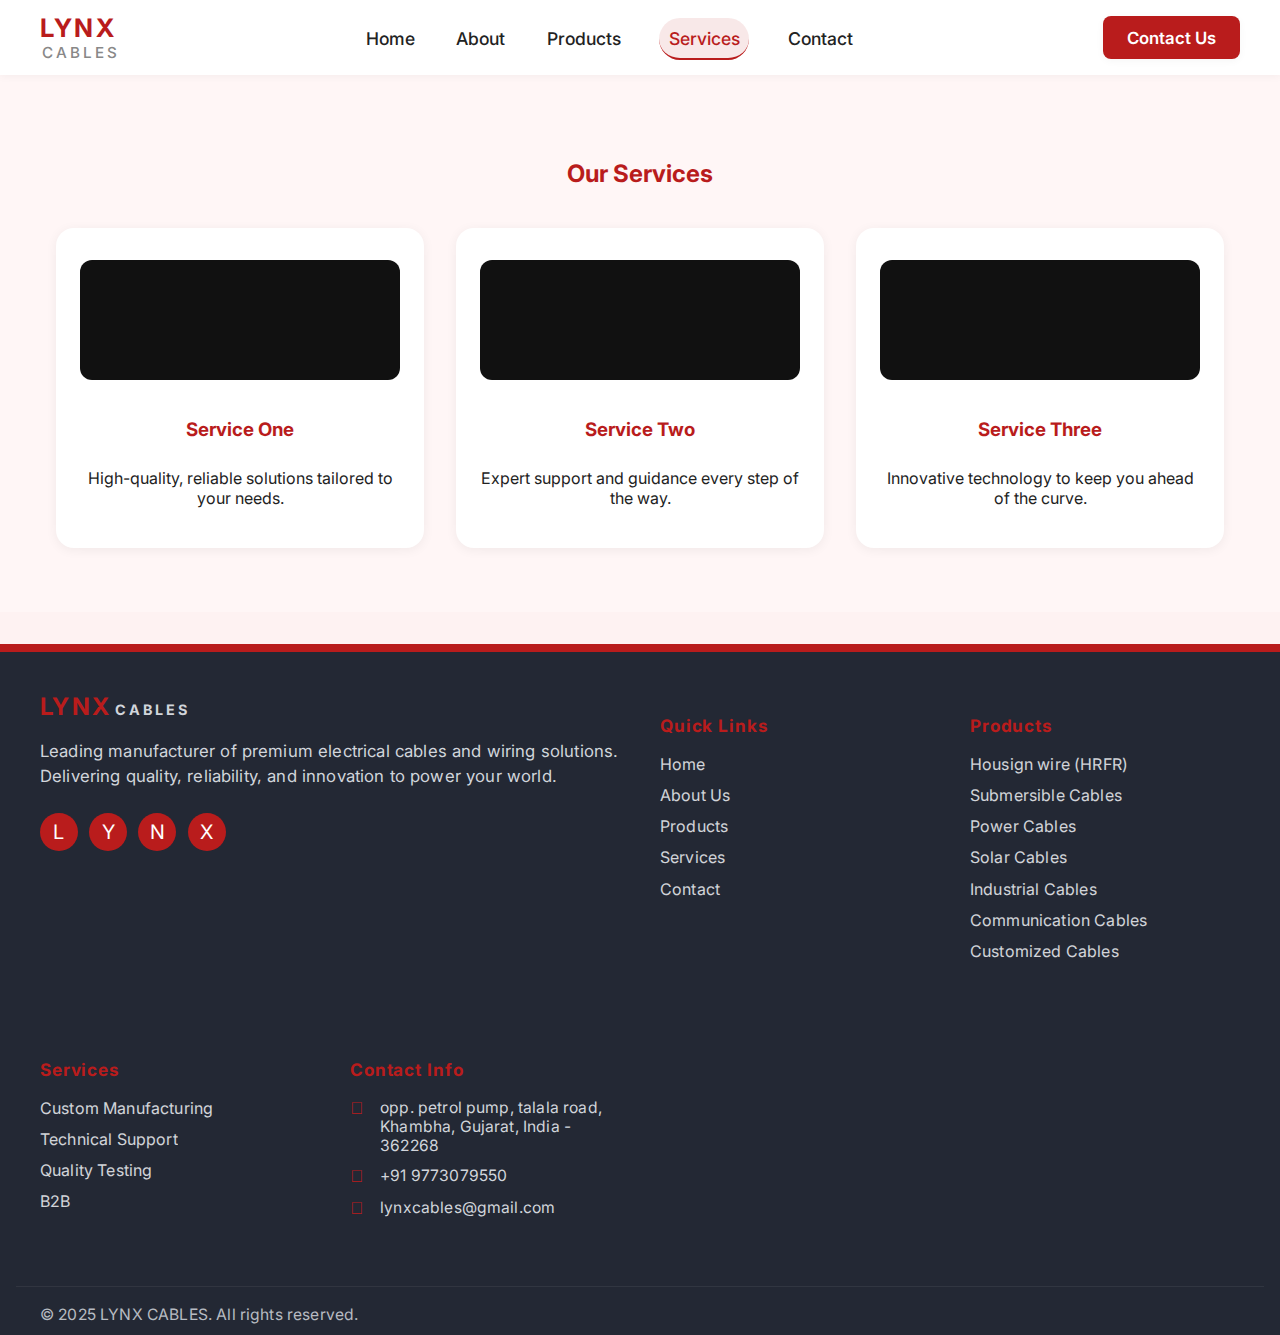
<file: services.html>
<!DOCTYPE html>
<html lang="en">
<head>
  <meta charset="UTF-8">
  <meta name="viewport" content="width=device-width, initial-scale=1.0, maximum-scale=5.0, user-scalable=yes">
  <title>Services | LYNX</title>
  <link href="https://fonts.googleapis.com/css2?family=Inter:wght@400;500;700&display=swap" rel="stylesheet">
  <link rel="stylesheet" href="styles.css">
</head>
<body>
  <nav class="navbar">
    <div class="navbar-logo-group">
      <div class="navbar-logo-text">
        <span class="brand-name">LYNX</span>
        <span class="brand-sub">CABLES</span>
      </div>
    </div>
    <ul class="navbar-links">
      <li><a href="index.html">Home</a></li>
      <li><a href="about.html">About</a></li>
      <li><a href="products.html">Products</a></li>
      <li><a href="services.html" class="active">Services</a></li>
      <li><a href="contact.html">Contact</a></li>
    </ul>
    <a href="contact.html" class="navbar-quote-btn">Contact Us</a>
    <div class="navbar-toggle" id="navbar-toggle">
      <span></span>
      <span></span>
      <span></span>
    </div>
  </nav>

  <section id="services" class="services">
    <h2>Our Services</h2>
    <div class="services-list">
      <div class="service-card">
        <div class="service-image black-placeholder"></div>
        <h3>Service One</h3>
        <p>High-quality, reliable solutions tailored to your needs.</p>
      </div>
      <div class="service-card">
        <div class="service-image black-placeholder"></div>
        <h3>Service Two</h3>
        <p>Expert support and guidance every step of the way.</p>
      </div>
      <div class="service-card">
        <div class="service-image black-placeholder"></div>
        <h3>Service Three</h3>
        <p>Innovative technology to keep you ahead of the curve.</p>
      </div>
    </div>
  </section>

 
  <footer class="footer">
    <div class="footer-accent"></div>
    <div class="footer-main">
      <div class="footer-col brand-col">
        <div class="footer-brand">
          <span class="footer-brand-main">LYNX<span class="footer-brand-sub">CABLES</span></span>
        </div>
        <p class="footer-desc">Leading manufacturer of premium electrical cables and wiring solutions. Delivering quality, reliability, and innovation to power your world.</p>
        <div class="footer-socials">
          <a href="#" class="footer-social"><span class="fa">L</span></a>
          <a href="#" class="footer-social"><span class="fa">Y</span></a>
          <a href="#" class="footer-social"><span class="fa">N</span></a>
          <a href="#" class="footer-social"><span class="fa">X</span></a>
        </div>
      </div>
      <div class="footer-col">
        <h4>Quick Links</h4>
        <ul>
          <li><a href="index.html">Home</a></li>
          <li><a href="about.html">About Us</a></li>
          <li><a href="products.html">Products</a></li>
          <li><a href="services.html">Services</a></li>
          <li><a href="contact.html">Contact</a></li>
        </ul>
      </div>
      <div class="footer-col">
        <h4>Products</h4>
        <ul>
          <li><a href="#">Housign wire (HRFR)</a></li>
         
          <li><a href="products.html">Submersible Cables</a></li>
          <li><a href="products.html">Power Cables</a></li>
          <li><a href="products.html">Solar Cables</a></li>
          <li><a href="products.html">Industrial Cables</a></li>
          <li><a href="products.html">Communication Cables</a></li>
          <li><a href="products.html">Customized Cables</a></li>
         
      </div>
      <div class="footer-col">
        <h4>Services</h4>
        <ul>
          <li><a href="#">Custom Manufacturing</a></li>
          <li><a href="#">Technical Support</a></li>
          <li><a href="#">Quality Testing</a></li>
          <li><a href="#">B2B</a></li>
        </ul>
      </div>
      <div class="footer-col contact-col">
        <h4>Contact Info</h4>
        <ul class="footer-contact">
          <li><span class="fa">&#xf041;</span> opp. petrol pump, talala road, Khambha, Gujarat, India - 362268</li>
          <li><span class="fa">&#xf095;</span> +91 9773079550</li>
          <li><span class="fa">&#xf0e0;</span> lynxcables@gmail.com</li>
        </ul>
      </div>
    </div>
    <div class="footer-bottom">
      <span>&copy; 2025 LYNX CABLES. All rights reserved.</span>
    </div>
  </footer>


  <script>
    // Hamburger menu toggle
    const toggle = document.getElementById('navbar-toggle');
    const links = document.querySelector('.navbar-links');
    toggle.onclick = () => {
      links.classList.toggle('active');
      toggle.classList.toggle('active');
    };
  </script>
</body>
</html>
</file>
<file: styles.css>
:root {
  --primary-red: #b91c1c;
  --primary-red-dark: #991b1b;
  --white: #fff;
  --hero-pink: #f7b6b6;
  --navbar-bg: #fff;
  --navbar-link: #222;
  --navbar-link-active: #b91c1c;
  --navbar-btn: #b91c1c;
  --navbar-btn-hover: #991b1b;
  --footer-bg: #232834;
  --footer-text: #d1d5db;
  --footer-link: #e5e7eb;
  --footer-link-hover: #fff;
  --footer-accent: #b91c1c;
  --primary-color: #b91c1c;
  --secondary-color: #fca5a5;
  --accent-color: #7f1d1d;
  --text-dark: #1f2937;
  --text-light: #6b7280;
  --bg-light: #fef2f2;
  --bg-white: #ffffff;
  --border-color: #fecaca;
}

/* Glass (liquid glass) utility */
.glass {
  background: rgba(255,255,255,0.22);
  border: 1px solid rgba(255,255,255,0.38);
  box-shadow: 0 10px 30px rgba(0,0,0,0.10);
  backdrop-filter: blur(12px) saturate(1.15);
  -webkit-backdrop-filter: blur(12px) saturate(1.15);
}

/* Apply glass to contact cards and improve spacing */
.contact-info-page { padding-top: 2.2rem; }
.contact-info-page h2 { margin-bottom: 1.4rem; }
.contact-info-list li {
  background: rgba(255,255,255,0.9);
  border: 1px solid rgba(0,0,0,0.06);
  box-shadow: 0 10px 22px rgba(0,0,0,0.06);
  backdrop-filter: blur(8px);
  -webkit-backdrop-filter: blur(8px);
}
.contact-info-list li .fa {
  color: var(--primary-color);
  font-weight: 700;
}

body {
  margin: 0;
  font-family: 'Inter', sans-serif;
  background: var(--bg-light);
  color: var(--navbar-link);
  overflow-x: hidden;
  width: 100%;
  max-width: 100vw;
  position: relative;
}

html {
  overflow-x: hidden;
  width: 100%;
}

/* Prevent all sections from causing horizontal scroll */
section, .navbar, .footer {
  max-width: 100vw;
  overflow-x: hidden;
}

/* Ensure all images are responsive */
img {
  max-width: 100%;
  height: auto;
}

/* Fix for about page image that had width="120%" */
.about-image img {
  width: 100% !important;
  height: 100% !important;
  object-fit: cover;
}

/* Navbar */
.navbar {
  display: flex;
  align-items: center;
  justify-content: space-between;
  background: var(--navbar-bg);
  padding: 0.5rem 2.5rem;
  min-height: 56px;
  box-shadow: 0 2px 8px rgba(0,0,0,0.04);
  position: relative;
  z-index: 10;
}
.navbar-logo-group {
  display: flex;
  align-items: center;
}
.navbar-logo-text {
  display: flex;
  flex-direction: column;
  align-items: flex-start;
  line-height: 1.1;
  margin-right: 1.2rem;
}
.brand-name {
  font-size: 1.6rem;
  font-weight: bold;
  color: var(--primary-red);
  letter-spacing: 0.1em;
  margin-bottom: 0.1rem;
}
.brand-sub {
  font-size: 0.95rem;
  color: #888;
  letter-spacing: 0.2em;
  margin-top: 0.1rem;
  font-weight: 500;
  margin-left: 2px;
}

/* Remove logo image styles */
.navbar-logo img, .navbar-logo .brand-text { display: none !important; }

.navbar-links {
  list-style: none;
  display: flex;
  gap: 2.2rem;
  margin: 0;
  padding: 0;
  flex: 1 1 auto;
  justify-content: center;
}
.navbar-links li a {
  text-decoration: none;
  color: var(--navbar-link);
  font-size: 1.1rem;
  font-weight: 500;
  padding: 0.6rem 0.2rem 0.6rem 0.2rem;
  border-bottom: 2.5px solid transparent;
  transition: color 0.2s, border-bottom 0.2s;
}
.navbar-links li a.active,
.navbar-links li a:hover {
  color: var(--navbar-link-active);
  border-bottom: 2.5px solid var(--primary-red);
}

/* Stronger active indicator */
.navbar-links li a.active {
  background: rgba(185,28,28,0.10);
  border-radius: 999px;
  padding-left: 0.6rem;
  padding-right: 0.6rem;
}

.navbar-quote-btn {
  background: var(--navbar-btn);
  color: var(--white);
  font-weight: 600;
  padding: 0.7rem 1.5rem;
  border-radius: 8px;
  text-decoration: none;
  font-size: 1.05rem;
  margin-left: 1.5rem;
  transition: background 0.2s;
  box-shadow: 0 2px 8px rgba(0,0,0,0.04);
  border: none;
  display: inline-block;
}
.navbar-quote-btn:hover {
  background: var(--navbar-btn-hover);
}

.navbar-toggle {
  display: none;
  flex-direction: column;
  cursor: pointer;
  gap: 6px;
  padding: 8px;
  border-radius: 8px;
  -webkit-tap-highlight-color: transparent;
}
.navbar-toggle span {
  display: block;
  width: 32px;
  height: 3px;
  background: var(--primary-red);
  border-radius: 2px;
  transition: 0.3s;
}

/* Hero Section with Grid */
.hero-grid {
  background: var(--primary-red);
  min-height: 70vh;
  display: flex;
  align-items: center;
  justify-content: center;
  position: relative;
  padding: 4.5rem 1rem 3rem 1rem;
}
.hero-grid::before {
  content: '';
  position: absolute;
  inset: 0;
  background-image: linear-gradient(rgba(255,255,255,0.03) 1px, transparent 1px), linear-gradient(90deg, rgba(255,255,255,0.03) 1px, transparent 1px);
  background-size: 48px 48px;
  pointer-events: none;
  z-index: 1;
}
.hero-content {
  position: relative;
  z-index: 2;
  max-width: 700px;
  margin: 0 auto;
  text-align: center;
}
.hero-content h1 {
  font-size: 2.8rem;
  font-weight: 800;
  color: var(--white);
  margin-bottom: 0.7rem;
  line-height: 1.13;
}
.hero-content .hero-highlight {
  color: var(--hero-pink);
  font-size: 2.8rem;
  font-weight: 800;
}
.hero-desc {
  color: var(--white);
  font-size: 1.15rem;
  margin-bottom: 2.2rem;
  margin-top: 0.7rem;
  opacity: 0.93;
}
.hero-btns {
  display: flex;
  gap: 1.2rem;
  justify-content: center;
  flex-wrap: wrap;
}
.hero-btn {
  display: inline-block;
  font-size: 1.08rem;
  font-weight: 600;
  padding: 0.85rem 2.1rem;
  border-radius: 8px;
  text-decoration: none;
  transition: background 0.2s, color 0.2s, border 0.2s;
  box-shadow: 0 2px 8px rgba(0,0,0,0.04);
  border: 2px solid transparent;
}
.hero-btn.primary {
  background: var(--navbar-btn);
  color: var(--white);
}
.hero-btn.primary:hover {
  background: var(--navbar-btn-hover);
}
.hero-btn.outline {
  background: transparent;
  color: var(--hero-pink);
  border: 2px solid var(--hero-pink);
}
.hero-btn.outline:hover {
  background: var(--hero-pink);
  color: var(--primary-red);
}
.arrow {
  margin-left: 0.5rem;
  font-size: 1.1em;
}

/* About Section */
.about {
  background: var(--white);
  padding: 4rem 1rem;
}
.about .container {
  display: flex;
  align-items: center;
  gap: 2.5rem;
  max-width: 1100px;
  margin: 0 auto;
  flex-wrap: wrap;
}
.about-image {
  flex: 1 1 300px;
  min-width: 260px;
  height: 220px;
  border-radius: 18px;
  overflow: hidden;
}
.about-image img {
  width: 100%;
  height: 100%;
  object-fit: cover;
}
.about-text {
  flex: 2 1 400px;
}
.about-text h2 {
  color: var(--primary-red);
  margin-bottom: 1rem;
  font-size: 2rem;
}
.about-text p {
  line-height: 1.6;
  font-size: 1.05rem;
}

/* About Section Responsive */
@media (max-width: 359px) {
  .about {
    padding: 2.5rem 1rem;
  }
  .about .container {
    gap: 1.8rem;
    padding: 0 0.5rem;
  }
  .about-image {
    min-width: 100%;
    height: 200px;
    border-radius: 12px;
    margin: 0 -0.5rem;
    width: calc(100% + 1rem);
  }
  .about-text h2 {
    font-size: 1.6rem;
    margin-bottom: 1rem;
  }
  .about-text p {
    font-size: 1rem;
    line-height: 1.6;
  }
}

@media (min-width: 360px) and (max-width: 480px) {
  .about {
    padding: 3rem 1.2rem;
  }
  .about .container {
    gap: 2rem;
    padding: 0 0.5rem;
  }
  .about-image {
    min-width: 100%;
    height: 220px;
    border-radius: 14px;
  }
  .about-text h2 {
    font-size: 1.8rem;
    margin-bottom: 1rem;
  }
  .about-text p {
    font-size: 1.05rem;
    line-height: 1.6;
  }
}

@media (min-width: 481px) and (max-width: 767px) {
  .about {
    padding: 3.5rem 1.5rem;
  }
  .about .container {
    gap: 2.2rem;
  }
  .about-image {
    min-width: 100%;
    height: 240px;
  }
  .about-text h2 {
    font-size: 1.9rem;
  }
  .about-text p {
    font-size: 1.08rem;
  }
}

@media (min-width: 768px) and (max-width: 1023px) {
  .about {
    padding: 3.5rem 1rem;
  }
  .about .container {
    gap: 2.2rem;
  }
  .about-image {
    height: 240px;
  }
  .about-text h2 {
    font-size: 1.95rem;
  }
}

@media (min-width: 1024px) {
  .about {
    padding: 4rem 1rem;
  }
  .about-image {
    height: 260px;
  }
}

/* Services Section */
.services {
  background: #fff6f6;
  padding: 4rem 1rem;
  text-align: center;
}
.services h2 {
  color: var(--primary-red);
  margin-bottom: 2.5rem;
}
.services-list {
  display: flex;
  gap: 2rem;
  justify-content: center;
  flex-wrap: wrap;
}
.service-card {
  background: var(--white);
  border-radius: 18px;
  box-shadow: 0 2px 12px rgba(0,0,0,0.06);
  padding: 2rem 1.5rem 1.5rem 1.5rem;
  max-width: 320px;
  flex: 1 1 260px;
  display: flex;
  flex-direction: column;
  align-items: center;
}
.service-image {
  width: 100%;
  height: 120px;
  border-radius: 12px;
  margin-bottom: 1.2rem;
}
.service-card h3 {
  color: var(--primary-red);
  margin-bottom: 0.7rem;
}

/* Services Section Responsive */
@media (max-width: 359px) {
  .services {
    padding: 2.5rem 1rem;
  }
  .services h2 {
    font-size: 1.6rem;
    margin-bottom: 1.8rem;
  }
  .services-list {
    gap: 1.4rem;
    padding: 0 0.5rem;
  }
  .service-card {
    padding: 1.5rem 1.3rem;
    border-radius: 14px;
  }
  .service-image {
    height: 110px;
  }
  .service-card h3 {
    font-size: 1.1rem;
  }
}

@media (min-width: 360px) and (max-width: 480px) {
  .services {
    padding: 3rem 1.2rem;
  }
  .services h2 {
    font-size: 1.8rem;
    margin-bottom: 2rem;
  }
  .services-list {
    gap: 1.5rem;
    padding: 0 0.5rem;
  }
  .service-card {
    padding: 1.7rem 1.4rem;
  }
  .service-card h3 {
    font-size: 1.15rem;
  }
}

@media (min-width: 481px) and (max-width: 767px) {
  .services {
    padding: 3.5rem 1.5rem;
  }
  .services h2 {
    font-size: 2rem;
    margin-bottom: 2.2rem;
  }
  .services-list {
    gap: 1.8rem;
  }
  .service-card {
    padding: 1.8rem 1.5rem;
  }
}

@media (min-width: 768px) and (max-width: 1023px) {
  .services {
    padding: 3.5rem 1rem;
  }
  .service-card {
    max-width: 280px;
  }
}

/* Contact Section */
.contact {
  background: var(--white);
  padding: 4rem 1rem;
}
.contact .container {
  display: flex;
  gap: 2.5rem;
  max-width: 1100px;
  margin: 0 auto;
  flex-wrap: wrap;
  align-items: flex-start;
}
.contact-info {
  flex: 1 1 300px;
  min-width: 260px;
}
.contact-info h2 {
  font-size: 1.8rem;
  color: var(--primary-red);
  margin-bottom: 1.2rem;
}
.contact-form {
  flex: 2 1 400px;
  display: flex;
  flex-direction: column;
  gap: 1.2rem;
}
.contact-form input,
.contact-form textarea {
  padding: 0.9rem 1rem;
  border: 1.5px solid #eee;
  border-radius: 8px;
  font-size: 1rem;
  font-family: inherit;
  resize: none;
  width: 100%;
  box-sizing: border-box;
}
.contact-form textarea {
  min-height: 120px;
}
.contact-form button {
  background: var(--primary-red);
  color: var(--white);
  border: none;
  padding: 0.9rem 1rem;
  border-radius: 8px;
  font-size: 1.1rem;
  font-weight: bold;
  cursor: pointer;
  transition: background 0.2s;
}
.contact-form button:hover {
  background: var(--accent);
}

/* Contact Section Responsive */
@media (max-width: 359px) {
  .contact {
    padding: 2.5rem 1rem;
  }
  .contact .container {
    gap: 2rem;
    padding: 0 0.5rem;
  }
  .contact-info h2 {
    font-size: 1.6rem;
    margin-bottom: 1.2rem;
  }
  .contact-info {
    min-width: 100%;
  }
  .contact-form {
    min-width: 100%;
  }
  .contact-form input,
  .contact-form textarea {
    padding: 0.9rem 1rem;
    font-size: 1rem;
  }
  .contact-form button {
    padding: 0.9rem 1rem;
    font-size: 1.05rem;
  }
}

@media (min-width: 360px) and (max-width: 480px) {
  .contact {
    padding: 3rem 1.2rem;
  }
  .contact .container {
    gap: 2.2rem;
    padding: 0 0.5rem;
  }
  .contact-info h2 {
    font-size: 1.8rem;
    margin-bottom: 1.3rem;
  }
  .contact-info {
    min-width: 100%;
  }
  .contact-form {
    min-width: 100%;
  }
  .contact-form input,
  .contact-form textarea {
    padding: 0.95rem 1.1rem;
    font-size: 1.02rem;
  }
}

@media (min-width: 481px) and (max-width: 767px) {
  .contact {
    padding: 3.5rem 1.5rem;
  }
  .contact .container {
    gap: 2.5rem;
  }
  .contact-info {
    min-width: 100%;
  }
  .contact-form {
    min-width: 100%;
  }
  .contact-form input,
  .contact-form textarea {
    padding: 1rem 1.2rem;
  }
}

@media (min-width: 768px) and (max-width: 1023px) {
  .contact {
    padding: 3.5rem 1rem;
  }
  .contact .container {
    gap: 2.2rem;
  }
}

/* Footer */
.footer {
  background: var(--footer-bg);
  color: var(--footer-text);
  margin-top: 2rem;
  font-size: 1rem;
  letter-spacing: 0.01em;
}
.footer-accent {
  width: 100%;
  height: 8px;
  background: var(--footer-accent);
}
.footer-main {
  display: grid;
  grid-template-columns: repeat(4, minmax(180px, 1fr));
  gap: 2rem 2.5rem;
  align-items: start;
  max-width: 1200px;
  margin: 0 auto;
  padding: 2.5rem 1.5rem 1.5rem 1.5rem;
}
.footer-col {
  flex: 1 1 180px;
  min-width: 180px;
  margin-bottom: 2rem;
}
.brand-col {
  flex: 1.5 1 260px;
  min-width: 220px;
  grid-column: span 2;
}
.footer-brand-main {
  font-size: 1.5rem;
  font-weight: bold;
  color: var(--primary-red);
  letter-spacing: 0.1em;
}
.footer-brand-sub {
  font-size: 0.9rem;
  color: var(--footer-text);
  letter-spacing: 0.2em;
  margin-left: 0.2rem;
}
.footer-desc {
  margin: 1.1rem 0 1.5rem 0;
  color: var(--footer-text);
  font-size: 1.05rem;
  line-height: 1.5;
}
.footer-socials {
  display: flex;
  gap: 0.7rem;
  margin-bottom: 1.2rem;
}
.footer-social {
  display: flex;
  align-items: center;
  justify-content: center;
  background: var(--primary-red);
  color: var(--white);
  width: 38px;
  height: 38px;
  border-radius: 50%;
  font-size: 1.25rem;
  text-decoration: none;
  transition: background 0.2s, color 0.2s;
}
.footer-social:hover {
  background: var(--white);
  color: var(--primary-red);
}
.footer-col h4 {
  color: var(--primary-red);
  margin-bottom: 1.1rem;
  font-size: 1.08rem;
  letter-spacing: 0.05em;
}
.footer-col ul {
  list-style: none;
  padding: 0;
  margin: 0;
}
.footer-col ul li {
  margin-bottom: 0.7rem;
}
.footer-col ul li a {
  color: var(--footer-link);
  text-decoration: none;
  opacity: 0.9;
  transition: color 0.2s, opacity 0.2s;
}
.footer-col ul li a:hover {
  color: var(--footer-link-hover);
  opacity: 1;
  text-decoration: underline;
}
.footer-contact {
  color: var(--footer-text);
  font-size: 0.98rem;
}
.footer-contact li {
  margin-bottom: 0.7rem;
  display: flex;
  align-items: flex-start;
  gap: 0.6em;
}
.footer-contact .fa {
  color: var(--primary-red);
  font-family: 'FontAwesome', Arial, sans-serif;
  font-style: normal;
  font-weight: normal;
  font-size: 1.1em;
  min-width: 1.2em;
  display: inline-block;
}
.footer-bottom {
  border-top: 1px solid rgba(255,255,255,0.08);
  text-align: left;
  padding: 1.1rem 1.5rem 0.7rem 1.5rem;
  font-size: 0.98rem;
  opacity: 0.85;
  display: flex;
  justify-content: space-between;
  align-items: center;
  max-width: 1200px;
  margin: 0 auto;
}
.footer-bottom-links {
  display: flex;
  gap: 1.5rem;
}
.footer-bottom-links a {
  color: var(--footer-link);
  text-decoration: none;
  opacity: 0.9;
  font-size: 0.98rem;
  transition: color 0.2s, opacity 0.2s;
}
.footer-bottom-links a:hover {
  color: var(--footer-link-hover);
  opacity: 1;
  text-decoration: underline;
}

/* Black Placeholder for Images */
.black-placeholder {
  background: #111;
  display: flex;
  align-items: center;
  justify-content: center;
  color: #fff;
  font-size: 1.2rem;
  min-height: 100px;
}

/* ========================================
   RESPONSIVE STYLES - MOBILE FIRST APPROACH
   Breakpoints based on most common devices 2025:
   - 320px: Small phones
   - 360px: Most common mobile (360×800)
   - 390px: iPhone 14 (390×844)
   - 414px: Large phones (414×896)
   - 601px: Small tablets
   - 768px: iPad Portrait (768×1024)
   - 810px: Modern tablets (810×1080)
   - 900px: Tablets landscape
   - 1024px: Small laptops
   - 1280px: Medium desktops (1280×720)
   - 1366px: Common laptops (1366×768)
   - 1440px: Large desktops (1440×900)
   - 1920px: Full HD (1920×1080)
======================================== */

/* Base Mobile Styles (320px+) */
@media (max-width: 359px) {
  .navbar {
    padding: 0.4rem 0.6rem;
    min-height: 52px;
  }
  .brand-name {
    font-size: 1.3rem;
  }
  .brand-sub {
    font-size: 0.8rem;
  }
  .navbar-quote-btn {
    font-size: 0.85rem;
    padding: 0.5rem 0.9rem;
  }
  .hero-content h1, .hero-content .hero-highlight {
    font-size: 1.3rem;
  }
  .hero-desc {
    font-size: 0.95rem;
  }
  .hero-btn {
    font-size: 0.9rem;
    padding: 0.65rem 1rem;
  }
  .section-title {
    font-size: 1.2rem;
  }
}

/* Most Common Mobile - 360px (360×800) */
@media (min-width: 360px) and (max-width: 480px) {
  .navbar {
    padding: 0.45rem 0.7rem;
    min-height: 54px;
  }
  .brand-name {
    font-size: 1.4rem;
  }
  .brand-sub {
    font-size: 0.85rem;
  }
}

/* iPhone 15 Pro & similar - 393px (393×852) */
@media (min-width: 390px) and (max-width: 400px) {
  body {
    overflow-x: hidden !important;
  }
  .navbar {
    padding: 0.7rem 1rem;
    max-width: 100vw;
  }
  .hero-content h1, .hero-content .hero-highlight {
    font-size: 1.5rem;
    word-wrap: break-word;
  }
  .product-card-body h3 {
    font-size: 1.1rem;
  }
  .products-section {
    padding: 2.5rem 1rem;
  }
  .products-grid {
    padding: 0;
    width: 100%;
  }
}

/* OnePlus Nord CE2 Lite - 412px (412×915) */
@media (min-width: 401px) and (max-width: 420px) {
  body {
    overflow-x: hidden !important;
  }
  .navbar {
    padding: 0.75rem 1rem;
    max-width: 100vw;
  }
  .hero-content h1, .hero-content .hero-highlight {
    font-size: 1.6rem;
  }
  .products-section {
    padding: 2.8rem 1.2rem;
  }
  .product-card-body h3 {
    font-size: 1.15rem;
  }
}

/* Large Phones - 414px+ (414×896) */
@media (min-width: 414px) and (max-width: 600px) {
  .navbar {
    padding: 0.5rem 0.8rem;
  }
  .hero-content h1, .hero-content .hero-highlight {
    font-size: 1.5rem;
  }
  .hero-desc {
    font-size: 1.05rem;
  }
}

/* Mobile Menu Toggle - All Mobile Devices */
@media (max-width: 768px) {
  .navbar {
    flex-wrap: nowrap;
    padding: 0.75rem 1rem;
    min-height: 60px;
    justify-content: space-between;
    width: 100%;
    box-sizing: border-box;
  }
  .navbar-logo-group {
    flex: 0 0 auto;
    margin-right: auto;
  }
  .brand-name {
    font-size: 1.4rem;
    white-space: nowrap;
  }
  .brand-sub {
    font-size: 0.85rem;
    white-space: nowrap;
  }
  .navbar-links {
    position: absolute;
    top: 60px;
    left: 0;
    right: 0;
    background: var(--navbar-bg);
    flex-direction: column;
    width: 100vw;
    align-items: center;
    padding: 1.5rem 0;
    gap: 1.5rem;
    box-shadow: 0 4px 16px rgba(0,0,0,0.08);
    transform: translateY(-200%);
    transition: transform 0.3s;
    z-index: 100;
  }
  .navbar-links li a {
    font-size: 1.1rem;
    padding: 0.8rem 1rem;
  }
  .navbar-links.active {
    transform: translateY(0);
    left: 0;
    width: 100%;
  }
  .navbar-toggle {
    display: flex;
    margin-left: 0.8rem;
    order: 3;
    flex-shrink: 0;
  }
  .navbar-quote-btn {
    position: static;
    transform: none;
    margin: 0 0.5rem 0 auto;
    font-size: 0.8rem;
    padding: 0.55rem 0.9rem;
    order: 2;
    white-space: nowrap;
    flex-shrink: 0;
  }
  
  /* Hero adjustments */
  .hero-content {
    max-width: 90vw;
    padding: 2rem 1rem;
  }
  .hero {
    padding: 2rem 1rem;
  }
  
  /* Products grid for mobile */
  .products-grid {
    grid-template-columns: 1fr;
    gap: 1.2rem;
    padding: 0;
    width: 100%;
  }
  .product-card {
    max-width: 100%;
    width: 100%;
    box-sizing: border-box;
  }
  
  /* Ensure all grids don't overflow */
  .values-grid,
  .offerings-grid,
  .why-choose-grid,
  .mission-vision-grid {
    grid-template-columns: 1fr;
    width: 100%;
    padding: 0;
  }
  
  /* Fix any wide content */
  h1, h2, h3, h4, h5, h6, p {
    word-wrap: break-word;
    overflow-wrap: break-word;
    hyphens: auto;
  }
}

/* Hamburger animation */
.navbar-toggle.active span:nth-child(1) {
  transform: translateY(10px) rotate(45deg);
}
.navbar-toggle.active span:nth-child(2) {
  opacity: 0;
}
.navbar-toggle.active span:nth-child(3) {
  transform: translateY(-10px) rotate(-45deg);
}

/* Small Tablets - 601px+ */
@media (min-width: 601px) and (max-width: 767px) {
  .products-grid {
    grid-template-columns: repeat(2, 1fr);
    gap: 1.5rem;
  }
  .navbar-links {
    gap: 1.5rem;
  }
}

/* iPad Portrait - 768px (768×1024) */
@media (min-width: 768px) and (max-width: 809px) {
  .navbar {
    padding: 0.6rem 1.5rem;
  }
  .navbar-links {
    gap: 1.8rem;
  }
  .navbar-quote-btn {
    position: static;
    transform: none;
    padding: 0.65rem 1.2rem;
    font-size: 1rem;
  }
  .products-grid {
    grid-template-columns: repeat(2, 1fr);
    gap: 2rem;
  }
  .hero-content h1, .hero-content .hero-highlight {
    font-size: 2.2rem;
  }
  .hero-desc {
    font-size: 1.15rem;
  }
}

/* Modern Tablets - 810px (810×1080) */
@media (min-width: 810px) and (max-width: 899px) {
  .navbar {
    padding: 0.6rem 1.8rem;
  }
  .navbar-links {
    gap: 2rem;
  }
  .products-grid {
    grid-template-columns: repeat(2, 1fr);
    gap: 2.2rem;
  }
  .hero-content h1, .hero-content .hero-highlight {
    font-size: 2.4rem;
  }
}

/* Tablets Landscape - 900px+ */
@media (min-width: 900px) and (max-width: 1023px) {
  .navbar {
    padding: 0.6rem 2rem;
  }
  .navbar-links {
    gap: 2rem;
  }
  .products-grid {
    grid-template-columns: repeat(3, 1fr);
    gap: 2rem;
  }
  .hero-content h1, .hero-content .hero-highlight {
    font-size: 2.5rem;
  }
}

/* Small Laptops - 1024px+ */
@media (min-width: 1024px) and (max-width: 1279px) {
  .navbar {
    padding: 0.6rem 2.2rem;
  }
  .navbar-links {
    gap: 2.1rem;
  }
  .products-grid {
    grid-template-columns: repeat(3, 1fr);
    gap: 2.3rem;
  }
  .hero-content h1, .hero-content .hero-highlight {
    font-size: 2.8rem;
  }
}

/* Medium Desktops - 1280px (1280×720, 1280×800) */
@media (min-width: 1280px) and (max-width: 1365px) {
  .navbar {
    padding: 0.6rem 2.5rem;
  }
  .navbar-links {
    gap: 2.2rem;
  }
  .products-grid {
    grid-template-columns: repeat(3, 1fr);
    gap: 2.5rem;
  }
  .hero-content h1, .hero-content .hero-highlight {
    font-size: 3.2rem;
  }
}

/* Common Laptops - 1366px (1366×768) */
@media (min-width: 1366px) and (max-width: 1439px) {
  .navbar {
    padding: 0.6rem 2.5rem;
  }
  .products-grid {
    grid-template-columns: repeat(3, 1fr);
    gap: 2.5rem;
  }
  .hero-content h1, .hero-content .hero-highlight {
    font-size: 3.5rem;
  }
}

/* Large Desktops - 1440px+ (1440×900, 1536×864) */
@media (min-width: 1440px) and (max-width: 1919px) {
  .navbar {
    padding: 0.6rem 3rem;
  }
  .navbar-links {
    gap: 2.5rem;
  }
  .products-grid {
    grid-template-columns: repeat(3, 1fr);
    gap: 2.5rem;
  }
  .hero-content h1, .hero-content .hero-highlight {
    font-size: 3.8rem;
  }
}

/* Full HD and above - 1920px+ (1920×1080) */
@media (min-width: 1920px) {
  .navbar {
    padding: 0.7rem 3.5rem;
  }
  .navbar-links {
    gap: 3rem;
  }
  .container {
    max-width: 1400px;
  }
  .products-grid {
    grid-template-columns: repeat(4, 1fr);
    gap: 2.8rem;
  }
  .hero-content h1, .hero-content .hero-highlight {
    font-size: 4.2rem;
  }
  .hero-desc {
    font-size: 1.5rem;
  }
} 
/* Footer Responsive */
@media (max-width: 359px) {
  .footer-main {
    grid-template-columns: 1fr;
    gap: 1.8rem;
    padding: 1.8rem 0.8rem 1rem 0.8rem;
  }
  .brand-col { 
    grid-column: auto;
  }
  .footer-brand-main {
    font-size: 1.3rem;
  }
  .footer-desc {
    font-size: 0.95rem;
  }
  .footer-col h4 {
    font-size: 1rem;
  }
  .footer-col ul li a {
    font-size: 0.95rem;
  }
  .footer-contact {
    font-size: 0.9rem;
  }
  .footer-bottom {
    flex-direction: column;
    gap: 0.6rem;
    padding: 0.9rem 0.8rem 0.6rem 0.8rem;
    font-size: 0.9rem;
    text-align: center;
  }
}

@media (min-width: 360px) and (max-width: 480px) {
  .footer-main {
    grid-template-columns: 1fr;
    gap: 2rem;
    padding: 2rem 1rem 1rem 1rem;
  }
  .brand-col { 
    grid-column: auto;
  }
  .footer-brand-main {
    font-size: 1.4rem;
  }
  .footer-desc {
    font-size: 1rem;
  }
  .footer-col h4 {
    font-size: 1.05rem;
  }
  .footer-bottom {
    flex-direction: column;
    gap: 0.7rem;
    padding: 1rem 1rem 0.7rem 1rem;
    text-align: center;
  }
}

@media (min-width: 481px) and (max-width: 600px) {
  .footer-main {
    grid-template-columns: repeat(2, 1fr);
    gap: 1.8rem 1.5rem;
    padding: 2rem 1rem 1rem 1rem;
  }
  .brand-col { 
    grid-column: span 2;
  }
  .footer-bottom {
    flex-direction: column;
    gap: 0.7rem;
    padding: 1rem 1rem 0.7rem 1rem;
    text-align: center;
  }
}

@media (min-width: 601px) and (max-width: 767px) {
  .footer-main {
    grid-template-columns: repeat(2, 1fr);
    gap: 2rem 1.8rem;
    padding: 2.2rem 1.2rem 1.2rem 1.2rem;
  }
  .brand-col { 
    grid-column: span 2;
  }
  .footer-bottom {
    flex-direction: row;
    padding: 1rem 1.2rem 0.7rem 1.2rem;
  }
}

@media (min-width: 768px) and (max-width: 899px) {
  .footer-main {
    grid-template-columns: repeat(2, 1fr);
    gap: 2rem;
    padding: 2.3rem 1.5rem 1.3rem 1.5rem;
  }
  .brand-col { 
    grid-column: span 2;
  }
  .footer-bottom {
    padding: 1.1rem 1.5rem 0.7rem 1.5rem;
  }
}

@media (min-width: 900px) and (max-width: 1023px) {
  .footer-main {
    grid-template-columns: repeat(4, 1fr);
    gap: 2rem 1.5rem;
    padding: 2.5rem 1.5rem 1.5rem 1.5rem;
  }
  .brand-col { 
    grid-column: span 2;
  }
}

@media (min-width: 1024px) and (max-width: 1279px) {
  .footer-main {
    grid-template-columns: repeat(4, 1fr);
    gap: 2rem 2rem;
  }
  .brand-col { 
    grid-column: span 2;
  }
}

@media (min-width: 1280px) {
  .footer-main {
    grid-template-columns: repeat(4, minmax(200px, 1fr));
  }
  .brand-col { 
    grid-column: span 2;
  }
} 
.refined-hero {
  background: radial-gradient(ellipse at 60% 40%, rgba(255,255,255,0.04) 0%, rgba(185,28,28,0.05) 100%), #7a2323;
  min-height: 85vh;
  display: flex;
  align-items: center;
  justify-content: center;
  position: relative;
  padding: 7rem 1rem 6rem 1rem;
}
.refined-hero::before {
  content: '';
  position: absolute;
  inset: 0;
  background-image: linear-gradient(rgba(255,255,255,0.025) 1px, transparent 1px), linear-gradient(90deg, rgba(255,255,255,0.025) 1px, transparent 1px);
  background-size: 64px 64px;
  pointer-events: none;
  z-index: 1;
}
.hero-content {
  position: relative;
  z-index: 2;
  max-width: 950px;
  margin: 0 auto;
  text-align: center;
  padding: 3rem 0 0 0;
}
.hero-content h1 {
  font-size: 4.2rem;
  font-weight: 800;
  color: var(--white);
  margin-bottom: 1.5rem;
  line-height: 1.13;
  letter-spacing: 0.01em;
  text-shadow: 0 2px 16px rgba(0,0,0,0.10);
  animation: fadeInUp 0.7s both;
}
.hero-content .hero-highlight {
  color: #f7b6b6;
  font-size: 4.2rem;
  font-weight: 800;
  letter-spacing: 0.01em;
  text-shadow: 0 2px 16px rgba(0,0,0,0.10);
}
.hero-desc {
  color: var(--white);
  font-size: 1.45rem;
  margin-bottom: 3.5rem;
  margin-top: 1.5rem;
  opacity: 0.97;
  font-weight: 400;
  line-height: 1.5;
  animation: fadeInUp 0.7s both;
}
.hero-btns {
  display: flex;
  gap: 1.7rem;
  justify-content: center;
  flex-wrap: wrap;
  margin-top: 2.2rem;
  animation: fadeInUp 0.7s both;
}
.hero-btn {
  display: inline-block;
  font-size: 1.28rem;
  font-weight: 600;
  padding: 1.15rem 2.9rem;
  border-radius: 14px;
  text-decoration: none;
  transition: background 0.2s, color 0.2s, border 0.2s, box-shadow 0.2s, transform 0.18s;
  box-shadow: 0 4px 24px rgba(0,0,0,0.10);
  border: 2.5px solid transparent;
  letter-spacing: 0.01em;
}
.hero-btn.primary {
  background: var(--primary-red);
  color: var(--white);
  box-shadow: 0 4px 24px rgba(185,28,28,0.13);
}
.hero-btn.primary:hover {
  background: var(--white);
  color: var(--primary-red);
  border: 2.5px solid var(--primary-red);
  transform: scale(1.04);
}
.hero-btn.outline {
  background: transparent;
  color: #f7b6b6;
  border: 2.5px solid #f7b6b6;
  font-weight: 600;
}
.hero-btn.outline:hover {
  background: #f7b6b6;
  color: var(--primary-red);
  border: 2.5px solid #f7b6b6;
  transform: scale(1.04);
}
.arrow {
  margin-left: 0.7rem;
  font-size: 1.2em;
}

/* Fade-in animation */
.fade-in {
  opacity: 0;
  animation: fadeInUp 0.7s both;
}
.fade-in[style*="animation-delay: 0.2s"] { animation-delay: 0.2s; }
.fade-in[style*="animation-delay: 0.4s"] { animation-delay: 0.4s; }
@keyframes fadeInUp {
  from { opacity: 0; transform: translateY(40px); }
  to { opacity: 1; transform: translateY(0); }
}

/* Refined Hero Responsive Adjustments */
@media (max-width: 359px) {
  .refined-hero {
    padding: 3rem 1rem 2rem 1rem;
    min-height: 75vh;
  }
  .hero-content {
    padding: 1rem;
  }
  .hero-btns {
    gap: 1.2rem;
  }
  .hero-btn {
    font-size: 0.95rem;
    padding: 0.8rem 1.3rem;
  }
}

@media (min-width: 360px) and (max-width: 480px) {
  .refined-hero {
    padding: 3.5rem 1.2rem 2.5rem 1.2rem;
    min-height: 78vh;
  }
  .hero-content {
    padding: 1rem;
  }
  .hero-btn {
    font-size: 1rem;
    padding: 0.85rem 1.5rem;
  }
}

@media (min-width: 481px) and (max-width: 767px) {
  .refined-hero {
    padding: 4rem 1.5rem 3rem 1.5rem;
    min-height: 80vh;
  }
  .hero-btn {
    font-size: 1.05rem;
    padding: 0.9rem 1.6rem;
    border-radius: 10px;
  }
}

@media (min-width: 768px) and (max-width: 1023px) {
  .refined-hero {
    padding: 5rem 1rem 4rem 1rem;
  }
  .hero-btn {
    font-size: 1.15rem;
    padding: 1rem 2rem;
  }
}

@media (min-width: 1024px) and (max-width: 1279px) {
  .refined-hero {
    padding: 6rem 1rem 5rem 1rem;
  }
}

@media (min-width: 1280px) {
  .refined-hero {
    padding: 7rem 1rem 6rem 1rem;
  }
} 
.hero {
  position: relative;
  min-height: 80vh;
  display: flex;
  align-items: center;
  color: white;
  overflow: hidden;
}

.hero-background {
  position: absolute;
  top: 0;
  left: 0;
  width: 100%;
  height: 100%;
  background: linear-gradient(135deg, var(--primary-color) 0%, #7f1d1d 100%);
  z-index: -2;
}

.hero-background::before {
  content: '';
  position: absolute;
  top: 0;
  left: 0;
  width: 100%;
  height: 100%;
  background: url('data:image/svg+xml,<svg xmlns="http://www.w3.org/2000/svg" viewBox="0 0 100 100"><defs><pattern id="grid" width="10" height="10" patternUnits="userSpaceOnUse"><path d="M 10 0 L 0 0 0 10" fill="none" stroke="rgba(255,255,255,0.1)" stroke-width="0.5"/></pattern></defs><rect width="100" height="100" fill="url(%23grid)"/></svg>');
  z-index: -1;
}

.hero-overlay {
  position: absolute;
  top: 0;
  left: 0;
  width: 100%;
  height: 100%;
  background: rgba(0, 0, 0, 0.35);
  z-index: -1;
}



.hero-content {
  max-width: 800px;
  text-align: center;
  margin: 0 auto;
}

/* Ensure hero content is vertically centered */
.hero > .container {
  display: flex;
  align-items: center;
  justify-content: center;
  min-height: inherit;
}

.hero-title {
  font-size: clamp(1.6rem, 5vw, 3.5rem);
  font-weight: 700;
  margin-bottom: 1.5rem;
  line-height: 1.2;
  text-shadow: 0 4px 24px rgba(0,0,0,0.18), 0 1.5px 0px rgba(0,0,0,0.10);
}

.hero-title .highlight {
  color: var(--secondary-color);
  display: block;
  text-shadow: 0 4px 24px rgba(0,0,0,0.18), 0 1.5px 0px rgba(0,0,0,0.10);
}

.hero-subtitle {
  font-size: clamp(1rem, 2.8vw, 1.25rem);
  margin-bottom: 2rem;
  opacity: 0.9;
  line-height: 1.6;
  text-shadow: 0 2px 12px rgba(0,0,0,0.13);
}

.hero-buttons {
  display: flex;
  gap: 1rem;
  justify-content: center;
  flex-wrap: wrap;
}
/* Ensure equal side padding for hero buttons */
@media (max-width: 700px) {
  .hero-buttons { padding: 0 0.75rem; width: 100%; }
}

.btn {
  display: inline-block;
  padding: 0.75rem 1.5rem;
  border: none;
  border-radius: 0.5rem;
  font-weight: 500;
  text-decoration: none;
  cursor: pointer;
  transition: all 0.3s ease;
  font-size: 1rem;
  box-shadow: 0 6px 32px -2px rgba(0,0,0,0.18), 0 1.5px 0px rgba(0,0,0,0.10);
  box-sizing: border-box;
}

.btn-primary {
  background-color: var(--primary-color);
  color: white;
}

.btn-primary:hover {
  background-color: var(--accent-color);
  transform: translateY(-2px) scale(1.04);
  box-shadow: 0 10px 40px -2px rgba(0,0,0,0.22), 0 2px 0px rgba(0,0,0,0.13);
}

.btn-outline {
  background-color: transparent;
  color: var(--primary-color);
  border: 2px solid var(--primary-color);
}

.btn-outline:hover {
  background-color: var(--primary-color);
  color: white;
  box-shadow: 0 10px 40px -2px rgba(0,0,0,0.22), 0 2px 0px rgba(0,0,0,0.13);
}

/* Hero Section Responsive */
@media (max-width: 359px) {
  .hero {
    min-height: 65vh;
    padding: 2rem 1rem;
  }
  .hero-content {
    padding: 1rem;
  }
  .hero-title {
    font-size: 1.6rem;
    margin-bottom: 1rem;
  }
  .hero-subtitle {
    font-size: 1rem;
    margin-bottom: 1.5rem;
  }
  .btn {
    padding: 0.75rem 1.5rem;
    font-size: 0.95rem;
  }
}

@media (min-width: 360px) and (max-width: 480px) {
  .hero {
    min-height: 70vh;
    padding: 2.5rem 1.2rem;
  }
  .hero-content {
    padding: 1rem;
  }
  .hero-title {
    font-size: 1.9rem;
    margin-bottom: 1.2rem;
  }
  .hero-subtitle {
    font-size: 1.08rem;
    margin-bottom: 1.8rem;
  }
}

@media (min-width: 481px) and (max-width: 767px) {
  .hero {
    min-height: 75vh;
    padding: 3rem 1.5rem;
  }
  .hero-title {
    font-size: 2.3rem;
  }
  .hero-subtitle {
    font-size: 1.15rem;
  }
}

@media (max-width: 768px) {
  .hero-buttons {
    flex-direction: column;
    align-items: stretch;
    padding: 0;
    gap: 1rem;
  }
  .btn {
    width: 100%;
    text-align: center;
  }
}

@media (min-width: 768px) and (max-width: 1023px) {
  .hero {
    min-height: 78vh;
  }
  .hero-title {
    font-size: 2.8rem;
  }
  .hero-subtitle {
    font-size: 1.2rem;
  }
} 
.products-section {
  background: var(--bg-light);
  padding: 3rem 0 4rem 0;
}
.products-grid {
  display: grid;
  grid-template-columns: repeat(auto-fit, minmax(260px, 1fr));
  gap: 2.5rem;
  justify-content: center;
}
/* Section title */
.section-title {
  text-align: center;
  margin: 0 0 1.25rem 0;
  font-size: clamp(1.3rem, 3.8vw, 2rem);
  font-weight: 800;
  color: var(--text-dark);
  letter-spacing: 0.01em;
}
.product-card {
  background: var(--bg-white);
  border-radius: 1.2rem;
  box-shadow: 0 4px 24px rgba(0,0,0,0.10);
  overflow: hidden;
  display: flex;
  flex-direction: column;
  transition: box-shadow 0.2s, transform 0.2s;
  min-width: 0;
  max-width: 540px;
  margin: 0 auto;
}
.product-card:hover {
  box-shadow: 0 8px 32px rgba(185,28,28,0.13), 0 2px 8px rgba(0,0,0,0.10);
  transform: translateY(-4px) scale(1.01);
}
.product-card-header {
  background: linear-gradient(135deg, var(--primary-color) 0%, #f87171 100%);
  padding: 2.5rem 0 2rem 0;
  display: flex;
  align-items: center;
  justify-content: center;
}
.product-icon {
  font-size: 2.5rem;
  color: white;
}
.product-card-body {
  padding: 2rem 1.5rem 1.5rem 1.5rem;
  flex: 1 1 auto;
  display: flex;
  flex-direction: column;
  justify-content: space-between;
}
.product-card-body h3 {
  margin: 0 0 0.7rem 0;
  font-size: 1.25rem;
  font-weight: 700;
  color: var(--text-dark);
}
.product-desc {
  color: var(--text-light);
  font-size: 1rem;
  margin-bottom: 1.1rem;
}
.product-specs {
  margin-bottom: 1.2rem;
  color: var(--text-dark);
  font-size: 1rem;
}
.product-specs ul {
  padding-left: 1.2em;
  margin: 0.5em 0 0 0;
}
.product-specs li {
  margin-bottom: 0.3em;
  color: var(--primary-color);
  font-size: 0.98em;
  list-style: none;
}
.product-specs li::before {
  content: '✔';
  color: var(--primary-color);
  margin-right: 0.5em;
  font-size: 1em;
}
.product-card-actions {
  display: flex;
  gap: 1rem;
  margin-top: 1.2rem;
}
.product-image-box {
  width: 100%;
  aspect-ratio: 1 / 1;
  background: linear-gradient(135deg, #f3f4f6 60%, #fca5a5 100%);
  display: flex;
  align-items: center;
  justify-content: center;
  font-size: 1.1rem;
  color: #b91c1c;
  font-weight: 600;
  border-bottom: 1px solid #f3f4f6;
  min-height: 180px;
  max-height: 320px;
  overflow: hidden;
}
/* Make product images consistent and smaller */
.product-image-box img {
  width: 100% !important;
  height: 100% !important;
  object-fit: cover;
  display: block;
}
.product-image-alt {
  text-align: center;
  opacity: 0.7;
  font-size: 1.1em;
  padding: 0.5em 1em;
}
/* Products Section - Enhanced Mobile-First Responsive */
@media (max-width: 359px) {
  .products-section {
    padding: 2rem 1rem;
  }
  .section-title {
    margin-bottom: 1.5rem;
    padding: 0 0.5rem;
  }
  .products-grid {
    gap: 1.2rem;
    padding: 0;
  }
  .product-card {
    border-radius: 0.8rem;
    margin: 0 0.2rem;
  }
  .product-card-body {
    padding: 1.2rem 1.2rem;
  }
  .product-card-body h3 {
    font-size: 1.1rem;
    margin-bottom: 0.6rem;
  }
  .product-desc {
    font-size: 0.95rem;
    margin-bottom: 0.8rem;
    line-height: 1.5;
  }
  .product-image-box {
    min-height: 200px;
  }
}

@media (min-width: 360px) and (max-width: 480px) {
  .products-section {
    padding: 2.5rem 1.2rem;
  }
  .section-title {
    margin-bottom: 1.8rem;
    padding: 0 0.5rem;
  }
  .products-grid {
    gap: 1.4rem;
    padding: 0;
  }
  .product-card {
    border-radius: 0.9rem;
    margin: 0 0.2rem;
  }
  .product-card-body {
    padding: 1.3rem 1.3rem;
  }
  .product-card-body h3 {
    font-size: 1.15rem;
    margin-bottom: 0.7rem;
  }
  .product-desc {
    font-size: 1rem;
    line-height: 1.5;
  }
  .product-image-box {
    min-height: 220px;
  }
}

@media (min-width: 481px) and (max-width: 600px) {
  .products-section {
    padding: 2.8rem 1.5rem;
  }
  .section-title {
    margin-bottom: 2rem;
  }
  .products-grid {
    gap: 1.5rem;
    padding: 0;
  }
  .product-card {
    border-radius: 1rem;
  }
  .product-card-body {
    padding: 1.4rem 1.4rem;
  }
  .product-card-body h3 {
    font-size: 1.2rem;
  }
  .product-desc {
    font-size: 1.02rem;
  }
  .product-image-box {
    min-height: 240px;
  }
}

/* Card actions for all mobile */
@media (max-width: 767px) {
  .product-card-actions {
    flex-direction: column;
    gap: 0.6rem;
    align-items: stretch;
    margin-top: 0.8rem;
  }
  .product-card-actions .btn {
    width: 100%;
    font-size: 0.95rem;
    padding: 0.7rem 1rem;
  }
}

/* Tablets */
@media (min-width: 768px) and (max-width: 1023px) {
  .products-section {
    padding: 2.5rem 0 3rem 0;
  }
  .product-image-box {
    min-height: 220px;
  }
}

/* Desktops */
@media (min-width: 1024px) and (max-width: 1279px) {
  .products-section {
    padding: 3rem 0 3.5rem 0;
  }
  .product-image-box {
    min-height: 240px;
  }
}

@media (min-width: 1280px) {
  .products-section {
    padding: 3rem 0 4rem 0;
  }
  .product-image-box {
    min-height: 260px;
    max-height: 340px;
  }
} 
 
.contact-info-page {
  max-width: 600px;
  margin: 0 auto;
  text-align: center;
  padding: 3rem 1rem 2rem 1rem;
}
.contact-info-page h2 {
  font-size: 2.1rem;
  color: var(--primary-color);
  margin-bottom: 2rem;
  font-weight: 700;
}
.contact-info-list {
  list-style: none;
  padding: 0;
  margin: 0 auto;
  display: flex;
  flex-direction: column;
  gap: 1.3rem;
  align-items: center;
}
.contact-info-list li {
  font-size: 1.15rem;
  color: var(--text-dark);
  display: flex;
  align-items: center;
  gap: 0.8em;
  background: var(--bg-white);
  border-radius: 0.7em;
  box-shadow: 0 2px 12px rgba(0,0,0,0.06);
  padding: 1.1em 1.5em;
  min-width: 260px;
  max-width: 100%;
}
.contact-info-list .fa {
  color: var(--primary-color);
  font-family: 'FontAwesome', Arial, sans-serif;
  font-style: normal;
  font-weight: normal;
  font-size: 1.3em;
  min-width: 1.5em;
  display: inline-block;
}
/* Contact Page Responsive */
@media (max-width: 359px) {
  .contact-info-page {
    padding: 1.2rem 0.5rem 0.8rem 0.5rem;
  }
  .contact-info-page h2 {
    font-size: 1.5rem;
    margin-bottom: 1.2rem;
  }
  .contact-info-list {
    gap: 0.9rem;
  }
  .contact-info-list li {
    font-size: 0.9rem;
    padding: 0.85em 0.9em;
    min-width: 0;
    gap: 0.6em;
  }
  .contact-info-list .fa {
    font-size: 1.1em;
  }
}

@media (min-width: 360px) and (max-width: 480px) {
  .contact-info-page {
    padding: 1.5rem 0.6rem 1rem 0.6rem;
  }
  .contact-info-page h2 {
    font-size: 1.7rem;
    margin-bottom: 1.4rem;
  }
  .contact-info-list {
    gap: 1rem;
  }
  .contact-info-list li {
    font-size: 0.95rem;
    padding: 0.9em 1em;
    min-width: 0;
  }
}

@media (min-width: 481px) and (max-width: 767px) {
  .contact-info-page {
    padding: 1.8rem 0.8rem 1.2rem 0.8rem;
  }
  .contact-info-page h2 {
    font-size: 1.9rem;
    margin-bottom: 1.6rem;
  }
  .contact-info-list li {
    font-size: 1.05rem;
    padding: 1em 1.2em;
  }
}

@media (min-width: 768px) and (max-width: 1023px) {
  .contact-info-page {
    padding: 2.5rem 1rem 1.5rem 1rem;
  }
  .contact-info-page h2 {
    font-size: 2rem;
  }
  .contact-info-list li {
    font-size: 1.1rem;
    padding: 1.05em 1.3em;
  }
}

@media (min-width: 1024px) {
  .contact-info-page {
    padding: 3rem 1rem 2rem 1rem;
  }
  .contact-info-list li {
    font-size: 1.15rem;
    padding: 1.1em 1.5em;
  }
}

/* ========================================
   ABOUT PAGE STYLES
======================================== */

/* About Hero Section */
.about-hero {
  background: linear-gradient(135deg, var(--primary-color) 0%, #7f1d1d 100%);
  padding: 4rem 1rem 3rem 1rem;
  text-align: center;
  color: white;
}
.about-hero-title {
  font-size: 3rem;
  font-weight: 800;
  margin-bottom: 1rem;
  text-shadow: 0 2px 8px rgba(0,0,0,0.2);
}
.about-hero-subtitle {
  font-size: 1.3rem;
  opacity: 0.95;
  font-weight: 400;
}

/* Mission & Vision Section */
.mission-vision {
  background: var(--bg-light);
  padding: 4rem 1rem;
}
.mission-vision-grid {
  display: grid;
  grid-template-columns: repeat(auto-fit, minmax(300px, 1fr));
  gap: 2.5rem;
  max-width: 1000px;
  margin: 0 auto;
}
.mission-card {
  background: white;
  padding: 2.5rem 2rem;
  border-radius: 16px;
  box-shadow: 0 4px 20px rgba(0,0,0,0.08);
  text-align: center;
  transition: transform 0.3s, box-shadow 0.3s;
}
.mission-card:hover {
  transform: translateY(-5px);
  box-shadow: 0 8px 30px rgba(185,28,28,0.15);
}
.mission-icon {
  font-size: 3.5rem;
  margin-bottom: 1.2rem;
}
.mission-card h3 {
  color: var(--primary-color);
  font-size: 1.8rem;
  margin-bottom: 1rem;
  font-weight: 700;
}
.mission-card p {
  color: var(--text-dark);
  line-height: 1.7;
  font-size: 1.05rem;
}

/* Values Section */
.values-section {
  background: white;
  padding: 4rem 1rem;
}
.section-title-center {
  text-align: center;
  font-size: 2.5rem;
  font-weight: 800;
  color: var(--text-dark);
  margin-bottom: 3rem;
}
.values-grid {
  display: grid;
  grid-template-columns: repeat(auto-fit, minmax(280px, 1fr));
  gap: 2rem;
  max-width: 1200px;
  margin: 0 auto;
}
.value-card {
  background: var(--bg-light);
  padding: 2rem 1.8rem;
  border-radius: 12px;
  border-left: 4px solid var(--primary-color);
  transition: all 0.3s;
}
.value-card:hover {
  background: white;
  box-shadow: 0 6px 24px rgba(0,0,0,0.1);
  transform: translateX(5px);
}
.value-card h4 {
  color: var(--primary-color);
  font-size: 1.3rem;
  margin-bottom: 0.8rem;
  font-weight: 700;
}
.value-card p {
  color: var(--text-light);
  line-height: 1.6;
  font-size: 1rem;
}

/* What We Do Section */
.what-we-do {
  background: var(--bg-light);
  padding: 4rem 1rem;
}
.section-intro {
  text-align: center;
  max-width: 800px;
  margin: 0 auto 3rem auto;
  font-size: 1.15rem;
  line-height: 1.7;
  color: var(--text-dark);
}
.offerings-grid {
  display: grid;
  grid-template-columns: repeat(auto-fit, minmax(320px, 1fr));
  gap: 2rem;
  max-width: 1200px;
  margin: 0 auto;
}
.offering-item {
  background: white;
  padding: 2rem 1.8rem;
  border-radius: 14px;
  box-shadow: 0 3px 15px rgba(0,0,0,0.06);
  transition: all 0.3s;
}
.offering-item:hover {
  box-shadow: 0 6px 30px rgba(185,28,28,0.12);
  transform: translateY(-3px);
}
.offering-item h3 {
  color: var(--primary-color);
  font-size: 1.4rem;
  margin-bottom: 1rem;
  font-weight: 700;
}
.offering-item p {
  color: var(--text-light);
  line-height: 1.7;
  font-size: 1.02rem;
}

/* Why Choose Us Section */
.why-choose-us {
  background: white;
  padding: 4rem 1rem;
}
.why-choose-grid {
  display: grid;
  grid-template-columns: repeat(auto-fit, minmax(280px, 1fr));
  gap: 2.5rem;
  max-width: 1200px;
  margin: 0 auto;
}
.why-item {
  position: relative;
  padding: 2rem 1.5rem 1.5rem 1.5rem;
  background: var(--bg-light);
  border-radius: 12px;
  transition: all 0.3s;
}
.why-item:hover {
  background: white;
  box-shadow: 0 8px 30px rgba(0,0,0,0.1);
}
.why-number {
  position: absolute;
  top: -15px;
  left: 20px;
  background: var(--primary-color);
  color: white;
  width: 45px;
  height: 45px;
  border-radius: 50%;
  display: flex;
  align-items: center;
  justify-content: center;
  font-size: 1.2rem;
  font-weight: 700;
  box-shadow: 0 4px 12px rgba(185,28,28,0.3);
}
.why-item h4 {
  color: var(--text-dark);
  font-size: 1.2rem;
  margin-bottom: 0.8rem;
  margin-top: 1rem;
  font-weight: 700;
}
.why-item p {
  color: var(--text-light);
  line-height: 1.6;
  font-size: 0.98rem;
}

/* Commitment Section */
.commitment-section {
  background: var(--bg-light);
  padding: 4rem 1rem;
}
.commitment-content {
  max-width: 900px;
  margin: 0 auto;
  background: white;
  padding: 3rem 2.5rem;
  border-radius: 16px;
  box-shadow: 0 4px 24px rgba(0,0,0,0.08);
}
.commitment-content h2 {
  color: var(--primary-color);
  font-size: 2.3rem;
  margin-bottom: 1.5rem;
  font-weight: 800;
}
.commitment-content p {
  color: var(--text-dark);
  line-height: 1.8;
  font-size: 1.08rem;
  margin-bottom: 1.5rem;
}
.commitment-list {
  list-style: none;
  padding: 0;
  margin: 1.5rem 0;
}
.commitment-list li {
  padding: 1rem 0 1rem 2.5rem;
  position: relative;
  color: var(--text-dark);
  line-height: 1.7;
  font-size: 1.05rem;
  border-bottom: 1px solid #f0f0f0;
}
.commitment-list li:last-child {
  border-bottom: none;
}
.commitment-list li::before {
  content: '✓';
  position: absolute;
  left: 0;
  top: 1rem;
  color: var(--primary-color);
  font-size: 1.3rem;
  font-weight: bold;
}
.commitment-list strong {
  color: var(--primary-color);
}

/* Industries Section */
.industries-section {
  background: white;
  padding: 4rem 1rem;
}
.industries-grid {
  display: flex;
  flex-wrap: wrap;
  gap: 1rem;
  max-width: 1000px;
  margin: 0 auto;
  justify-content: center;
}
.industry-tag {
  background: var(--bg-light);
  padding: 0.9rem 1.8rem;
  border-radius: 50px;
  font-size: 1.05rem;
  color: var(--text-dark);
  font-weight: 500;
  border: 2px solid transparent;
  transition: all 0.3s;
  cursor: default;
}
.industry-tag:hover {
  background: var(--primary-color);
  color: white;
  border-color: var(--primary-color);
  transform: scale(1.05);
}

/* About CTA Section */
.about-cta {
  background: linear-gradient(135deg, var(--primary-color) 0%, #7f1d1d 100%);
  padding: 4.5rem 1rem;
  text-align: center;
  color: white;
}
.about-cta h2 {
  font-size: 2.5rem;
  font-weight: 800;
  margin-bottom: 1.2rem;
}
.about-cta p {
  font-size: 1.2rem;
  max-width: 700px;
  margin: 0 auto 2.5rem auto;
  opacity: 0.95;
  line-height: 1.7;
}
.cta-buttons {
  display: flex;
  gap: 1.5rem;
  justify-content: center;
  flex-wrap: wrap;
}

/* Responsive Styles for About Page */
@media (max-width: 480px) {
  .about-hero {
    padding: 3rem 1rem 2rem 1rem;
  }
  .about-hero-title {
    font-size: 2rem;
  }
  .about-hero-subtitle {
    font-size: 1.05rem;
  }
  .section-title-center {
    font-size: 1.8rem;
  }
  .mission-vision {
    padding: 3rem 1rem;
  }
  .mission-vision-grid {
    gap: 1.8rem;
  }
  .mission-card {
    padding: 2rem 1.5rem;
  }
  .mission-icon {
    font-size: 2.8rem;
  }
  .values-section, .what-we-do, .why-choose-us, .commitment-section, .industries-section {
    padding: 3rem 1rem;
  }
  .values-grid, .offerings-grid, .why-choose-grid {
    gap: 1.5rem;
  }
  .commitment-content {
    padding: 2rem 1.5rem;
  }
  .commitment-content h2 {
    font-size: 1.8rem;
  }
  .about-cta {
    padding: 3rem 1rem;
  }
  .about-cta h2 {
    font-size: 1.9rem;
  }
  .about-cta p {
    font-size: 1.05rem;
  }
  .cta-buttons {
    flex-direction: column;
    align-items: stretch;
    gap: 1rem;
  }
  .cta-buttons .btn {
    width: 100%;
  }
}

@media (min-width: 481px) and (max-width: 768px) {
  .about-hero-title {
    font-size: 2.5rem;
  }
  .section-title-center {
    font-size: 2.2rem;
  }
  .mission-vision-grid {
    gap: 2rem;
  }
}

@media (min-width: 769px) and (max-width: 1024px) {
  .about-hero-title {
    font-size: 2.8rem;
  }
}
</file>
